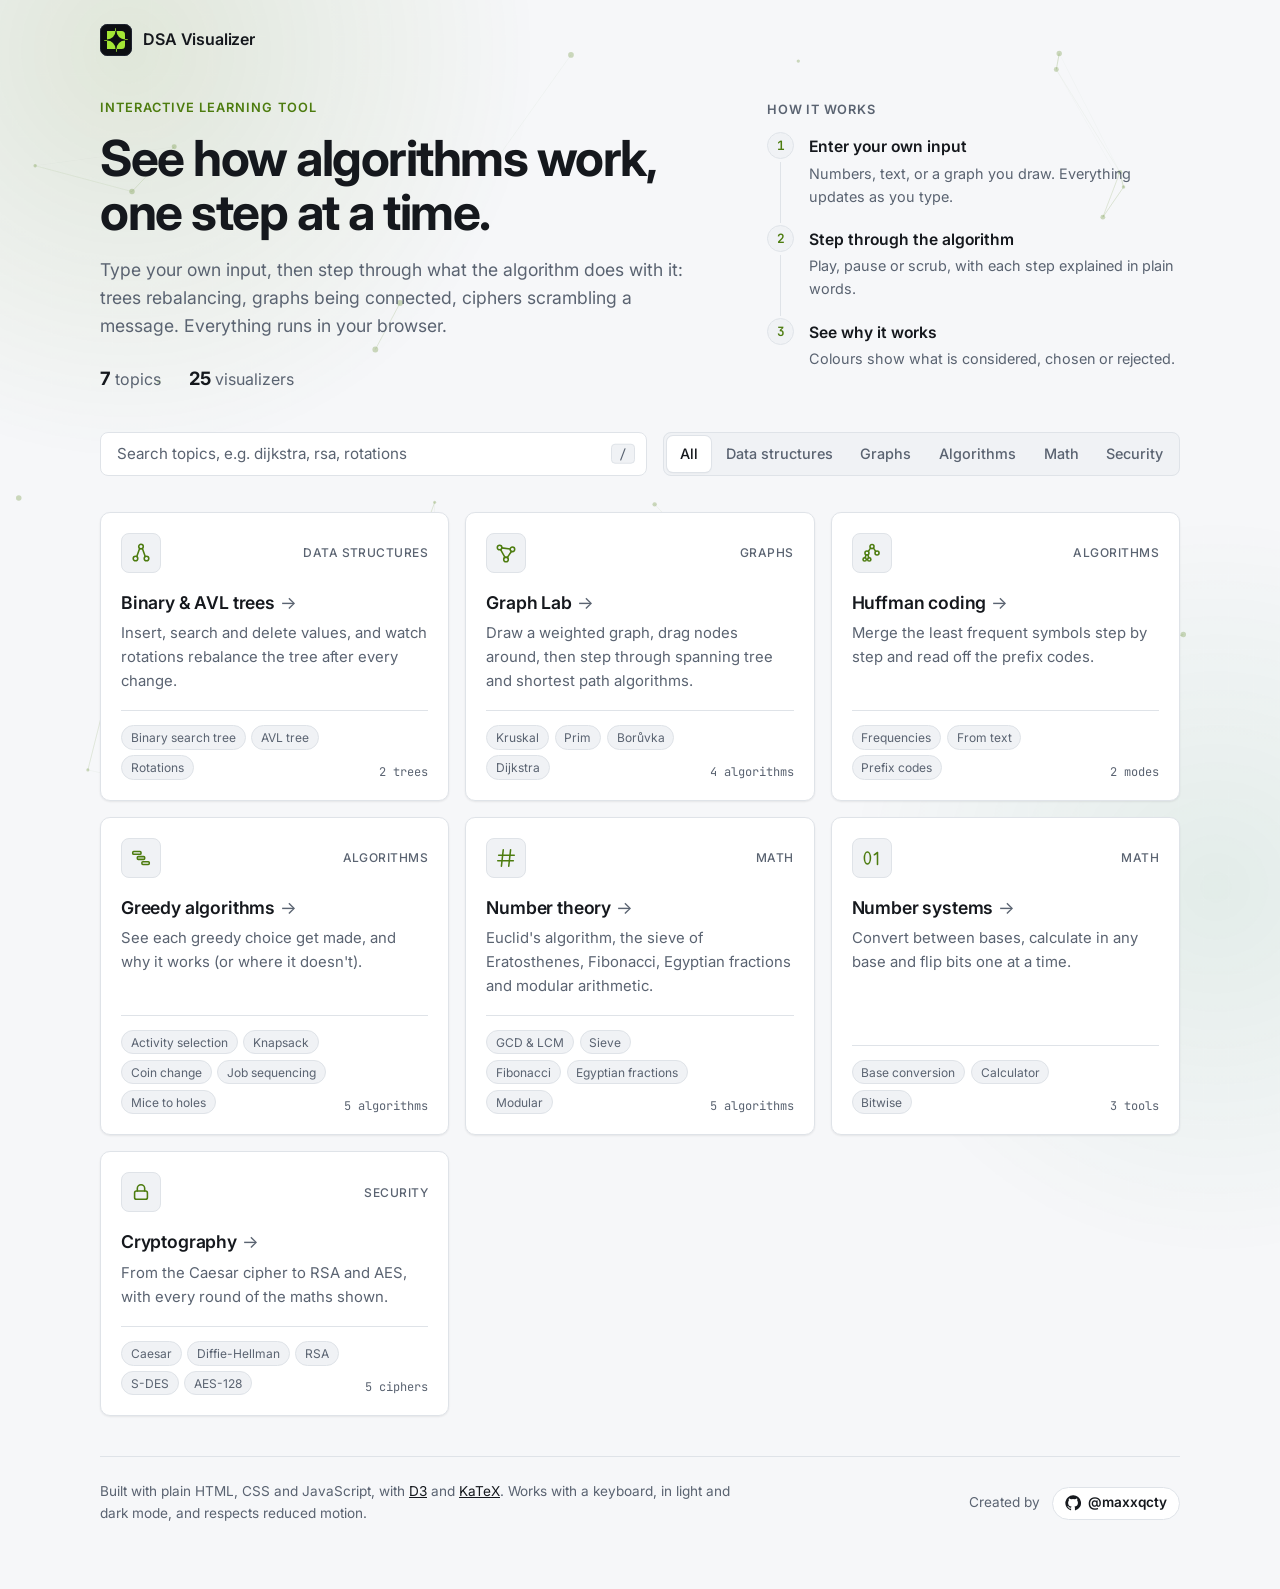
<file: index.html>
<!DOCTYPE html>
<html lang="en">
    <head>
        <meta charset="UTF-8" />
        <meta name="viewport" content="width=device-width, initial-scale=1" />
        <meta name="color-scheme" content="dark light" />
        <meta name="author" content="maxxqcty" />
        <meta
            name="description"
            content="Interactive visualizers for data structures and algorithms: trees, graphs, greedy algorithms, number theory, number systems and cryptography."
        />
        <link rel="icon" type="image/svg+xml" href="assets/favicon.svg" />
        <link rel="stylesheet" href="css/base.css" />
        <link rel="stylesheet" href="css/hub.css" />
        <title>DSA Visualizer</title>
    </head>

    <body>
        <canvas id="bg" aria-hidden="true"></canvas>
        <a class="skip-link" href="#topics">Skip to topics</a>

        <div class="container">
            <header class="site-bar">
                <img class="logo" src="assets/logo.svg" alt="" />
                <span class="site-name">DSA Visualizer</span>
            </header>

            <main class="hub">
                <section class="hero" aria-labelledby="heroTitle">
                    <div class="hero-text">
                    <p class="eyebrow">Interactive learning tool</p>
                    <h1 id="heroTitle">See how algorithms work, one step at a time.</h1>
                    <p class="lead">
                        Type your own input, then step through what the algorithm does with it: trees rebalancing,
                        graphs being connected, ciphers scrambling a message. Everything runs in your browser.
                    </p>
                    <ul class="stats" aria-label="At a glance">
                        <li><strong>7</strong> topics</li>
                        <li><strong>25</strong> visualizers</li>
                    </ul>
                    </div>
                    <aside class="how" aria-labelledby="howTitle">
                        <h2 class="section-title" id="howTitle">How it works</h2>
                        <ol class="steps">
                            <li>
                                <span class="step-num">1</span>
                                <div>
                                    <h3>Enter your own input</h3>
                                    <p>Numbers, text, or a graph you draw. Everything updates as you type.</p>
                                </div>
                            </li>
                            <li>
                                <span class="step-num">2</span>
                                <div>
                                    <h3>Step through the algorithm</h3>
                                    <p>Play, pause or scrub, with each step explained in plain words.</p>
                                </div>
                            </li>
                            <li>
                                <span class="step-num">3</span>
                                <div>
                                    <h3>See why it works</h3>
                                    <p>Colours show what is considered, chosen or rejected.</p>
                                </div>
                            </li>
                        </ol>
                    </aside>
                </section>

                <section class="finder" aria-label="Find a topic">
                    <div class="search">
                        <label class="sr-only" for="search">Search topics</label>
                        <input id="search" type="search" placeholder="Search topics, e.g. dijkstra, rsa, rotations" autocomplete="off" />
                        <kbd class="search-key" aria-hidden="true">/</kbd>
                    </div>
                    <fieldset class="modes filters">
                        <legend class="sr-only">Filter by category</legend>
                        <label class="mode"><input type="radio" name="category" value="" checked /><span>All</span></label>
                        <label class="mode"><input type="radio" name="category" value="Data structures" /><span>Data structures</span></label>
                        <label class="mode"><input type="radio" name="category" value="Graphs" /><span>Graphs</span></label>
                        <label class="mode"><input type="radio" name="category" value="Algorithms" /><span>Algorithms</span></label>
                        <label class="mode"><input type="radio" name="category" value="Math" /><span>Math</span></label>
                        <label class="mode"><input type="radio" name="category" value="Security" /><span>Security</span></label>
                    </fieldset>
                </section>

                <p class="sr-only" id="resultCount" role="status"></p>

                <ul class="cards" id="topics">
                <li class="card" data-category="Data structures">
                    <a class="card-link" href="trees/index.html">
                        <span class="card-head">
                            <span class="card-icon" aria-hidden="true"><svg viewBox="0 0 24 24"><circle cx="12" cy="5" r="2.5"/><circle cx="6" cy="18" r="2.5"/><circle cx="18" cy="18" r="2.5"/><path d="M10.5 7.2l-3 8.3M13.5 7.2l3 8.3"/></svg></span>
                            <span class="card-cat">Data structures</span>
                        </span>
                        <span class="card-body">
                            <span class="card-title">Binary &amp; AVL trees</span>
                            <span class="card-text">Insert, search and delete values, and watch rotations rebalance the tree after every change.</span>
                        </span>
                        <span class="card-foot">
                            <ul class="chips" aria-label="Includes">
                                <li>Binary search tree</li>
                                <li>AVL tree</li>
                                <li>Rotations</li>
                            </ul>
                            <span class="card-count">2 trees</span>
                        </span>
                    </a>
                </li>
                <li class="card" data-category="Graphs">
                    <a class="card-link" href="mst/index.html">
                        <span class="card-head">
                            <span class="card-icon" aria-hidden="true"><svg viewBox="0 0 24 24"><circle cx="5" cy="6" r="2.5"/><circle cx="19" cy="8" r="2.5"/><circle cx="12" cy="19" r="2.5"/><path d="M7.4 6.4l9.2 1.2M6.1 8.3l4.8 8.6M17.9 10.3l-4.6 6.8"/></svg></span>
                            <span class="card-cat">Graphs</span>
                        </span>
                        <span class="card-body">
                            <span class="card-title">Graph Lab</span>
                            <span class="card-text">Draw a weighted graph, drag nodes around, then step through spanning tree and shortest path algorithms.</span>
                        </span>
                        <span class="card-foot">
                            <ul class="chips" aria-label="Includes">
                                <li>Kruskal</li>
                                <li>Prim</li>
                                <li>Borůvka</li>
                                <li>Dijkstra</li>
                            </ul>
                            <span class="card-count">4 algorithms</span>
                        </span>
                    </a>
                </li>
                <li class="card" data-category="Algorithms">
                    <a class="card-link" href="huffman/index.html">
                        <span class="card-head">
                            <span class="card-icon" aria-hidden="true"><svg viewBox="0 0 24 24"><circle cx="12" cy="5" r="2.2"/><circle cx="6.5" cy="12" r="2.2"/><circle cx="17.5" cy="12" r="2.2"/><circle cx="4" cy="19" r="1.8"/><circle cx="9" cy="19" r="1.8"/><path d="M10.4 6.7L8 10.2M13.6 6.7l2.4 3.5M5.5 14l-1 3.2M7.5 14l1 3.2"/></svg></span>
                            <span class="card-cat">Algorithms</span>
                        </span>
                        <span class="card-body">
                            <span class="card-title">Huffman coding</span>
                            <span class="card-text">Merge the least frequent symbols step by step and read off the prefix codes.</span>
                        </span>
                        <span class="card-foot">
                            <ul class="chips" aria-label="Includes">
                                <li>Frequencies</li>
                                <li>From text</li>
                                <li>Prefix codes</li>
                            </ul>
                            <span class="card-count">2 modes</span>
                        </span>
                    </a>
                </li>
                <li class="card" data-category="Algorithms">
                    <a class="card-link" href="greedy/index.html">
                        <span class="card-head">
                            <span class="card-icon" aria-hidden="true"><svg viewBox="0 0 24 24"><rect x="3" y="5" width="9" height="3" rx="1"/><rect x="8" y="10.5" width="8" height="3" rx="1"/><rect x="13" y="16" width="8" height="3" rx="1"/></svg></span>
                            <span class="card-cat">Algorithms</span>
                        </span>
                        <span class="card-body">
                            <span class="card-title">Greedy algorithms</span>
                            <span class="card-text">See each greedy choice get made, and why it works (or where it doesn't).</span>
                        </span>
                        <span class="card-foot">
                            <ul class="chips" aria-label="Includes">
                                <li>Activity selection</li>
                                <li>Knapsack</li>
                                <li>Coin change</li>
                                <li>Job sequencing</li>
                                <li>Mice to holes</li>
                            </ul>
                            <span class="card-count">5 algorithms</span>
                        </span>
                    </a>
                </li>
                <li class="card" data-category="Math">
                    <a class="card-link" href="number-theory/index.html">
                        <span class="card-head">
                            <span class="card-icon" aria-hidden="true"><svg viewBox="0 0 24 24"><path d="M9 3L7 21M17 3l-2 18M4 9h17M3 15h17"/></svg></span>
                            <span class="card-cat">Math</span>
                        </span>
                        <span class="card-body">
                            <span class="card-title">Number theory</span>
                            <span class="card-text">Euclid's algorithm, the sieve of Eratosthenes, Fibonacci, Egyptian fractions and modular arithmetic.</span>
                        </span>
                        <span class="card-foot">
                            <ul class="chips" aria-label="Includes">
                                <li>GCD &amp; LCM</li>
                                <li>Sieve</li>
                                <li>Fibonacci</li>
                                <li>Egyptian fractions</li>
                                <li>Modular</li>
                            </ul>
                            <span class="card-count">5 algorithms</span>
                        </span>
                    </a>
                </li>
                <li class="card" data-category="Math">
                    <a class="card-link" href="number-systems/index.html">
                        <span class="card-head">
                            <span class="card-icon" aria-hidden="true"><svg viewBox="0 0 24 24"><ellipse cx="7" cy="12" rx="3.3" ry="6.5"/><path d="M14.5 8.5L18 6v13"/></svg></span>
                            <span class="card-cat">Math</span>
                        </span>
                        <span class="card-body">
                            <span class="card-title">Number systems</span>
                            <span class="card-text">Convert between bases, calculate in any base and flip bits one at a time.</span>
                        </span>
                        <span class="card-foot">
                            <ul class="chips" aria-label="Includes">
                                <li>Base conversion</li>
                                <li>Calculator</li>
                                <li>Bitwise</li>
                            </ul>
                            <span class="card-count">3 tools</span>
                        </span>
                    </a>
                </li>
                <li class="card" data-category="Security">
                    <a class="card-link" href="cryptography/index.html">
                        <span class="card-head">
                            <span class="card-icon" aria-hidden="true"><svg viewBox="0 0 24 24"><rect x="5" y="11" width="14" height="9" rx="2"/><path d="M8 11V8a4 4 0 018 0v3"/></svg></span>
                            <span class="card-cat">Security</span>
                        </span>
                        <span class="card-body">
                            <span class="card-title">Cryptography</span>
                            <span class="card-text">From the Caesar cipher to RSA and AES, with every round of the maths shown.</span>
                        </span>
                        <span class="card-foot">
                            <ul class="chips" aria-label="Includes">
                                <li>Caesar</li>
                                <li>Diffie-Hellman</li>
                                <li>RSA</li>
                                <li>S-DES</li>
                                <li>AES-128</li>
                            </ul>
                            <span class="card-count">5 ciphers</span>
                        </span>
                    </a>
                </li>
                </ul>

                <p class="no-match" id="noMatch" hidden>No topics match that search. Try a different word or clear the filter.</p>
            </main>

            <footer class="site-footer">
                <p class="footer-note">
                    Built with plain HTML, CSS and JavaScript, with <a href="https://d3js.org/">D3</a> and
                    <a href="https://katex.org/">KaTeX</a>. Works with a keyboard, in light and dark mode, and respects reduced motion.
                </p>
                <p class="creator">
                    <span class="creator-label">Created by</span>
                    <a class="creator-link" href="https://github.com/maxxqcty" rel="author noopener" target="_blank">
                        <svg viewBox="0 0 24 24" aria-hidden="true">
                            <path d="M12 .5a11.5 11.5 0 0 0-3.64 22.41c.58.1.79-.25.79-.56v-2c-3.2.7-3.88-1.37-3.88-1.37-.52-1.33-1.28-1.69-1.28-1.69-1.05-.71.08-.7.08-.7 1.16.08 1.77 1.19 1.77 1.19 1.03 1.77 2.7 1.26 3.36.96.1-.75.4-1.26.73-1.55-2.55-.29-5.24-1.28-5.24-5.69 0-1.26.45-2.28 1.18-3.09-.12-.29-.51-1.46.11-3.05 0 0 .97-.31 3.17 1.18a11 11 0 0 1 5.78 0c2.2-1.49 3.17-1.18 3.17-1.18.63 1.59.23 2.76.11 3.05.74.81 1.18 1.83 1.18 3.09 0 4.42-2.7 5.4-5.27 5.68.41.36.78 1.06.78 2.14v3.17c0 .31.21.67.8.56A11.5 11.5 0 0 0 12 .5z" />
                        </svg>
                        <span>@maxxqcty</span>
                        <span class="sr-only">on GitHub (opens in a new tab)</span>
                    </a>
                </p>
            </footer>
        </div>

        <script src="src/shared/background.js"></script>
        <script src="src/hub/main.js"></script>
    </body>
</html>
</file>
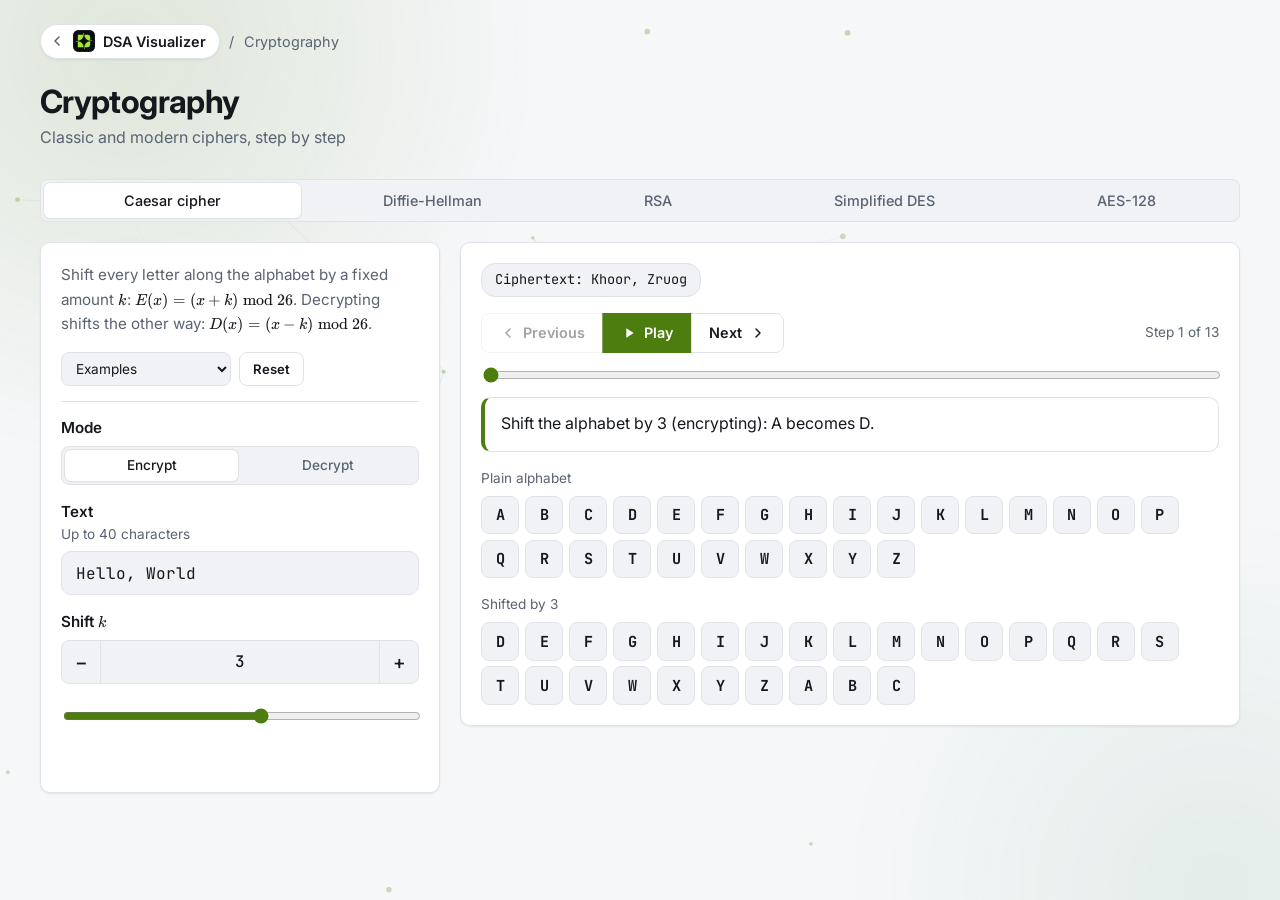
<file: cryptography/index.html>
<!DOCTYPE html>
<html lang="en">
    <head>
        <meta charset="UTF-8" />
        <meta name="viewport" content="width=device-width, initial-scale=1" />
        <meta name="color-scheme" content="dark light" />
        <meta name="description" content="Classic and modern ciphers, step by step" />
        <link rel="icon" type="image/svg+xml" href="../assets/favicon.svg" />
        <link rel="stylesheet" href="../css/base.css" />
        <link rel="stylesheet" href="../vendor/katex/katex.min.css" />
        <link rel="stylesheet" href="../css/lab.css" />
        <title>Cryptography</title>
    </head>

    <body>
        <canvas id="bg" aria-hidden="true"></canvas>
        <a class="skip-link" href="#lab">Skip to visualizer</a>

        <main class="container">
            <nav class="crumbs" aria-label="Breadcrumb">
                <a class="crumb-home" href="../index.html">
                    <svg class="crumb-arrow" viewBox="0 0 24 24" aria-hidden="true"><path d="M15 6l-6 6 6 6" /></svg>
                    <img class="crumb-logo" src="../assets/logo.svg" alt="" />
                    <span>DSA Visualizer</span>
                </a>
                <span class="crumb-sep" aria-hidden="true">/</span>
                <span class="crumb-current" aria-current="page">Cryptography</span>
            </nav>
            <header class="header">
                <h1>Cryptography</h1>
                <p>Classic and modern ciphers, step by step</p>
            </header>

            <div class="lab-root" id="lab"></div>
        </main>

        <script src="../vendor/katex/katex.min.js"></script>
        <script src="../src/shared/math.js"></script>
        <script src="../src/shared/lab.js"></script>
        <script src="../src/shared/player.js"></script>
        <script src="../src/shared/inputs.js"></script>
        <script src="../src/crypto/aes.js"></script>
        <script src="../src/crypto/sdes.js"></script>
        <script src="../src/crypto/algorithms.js"></script>
        <script src="../src/shared/background.js"></script>
    </body>
</html>
</file>
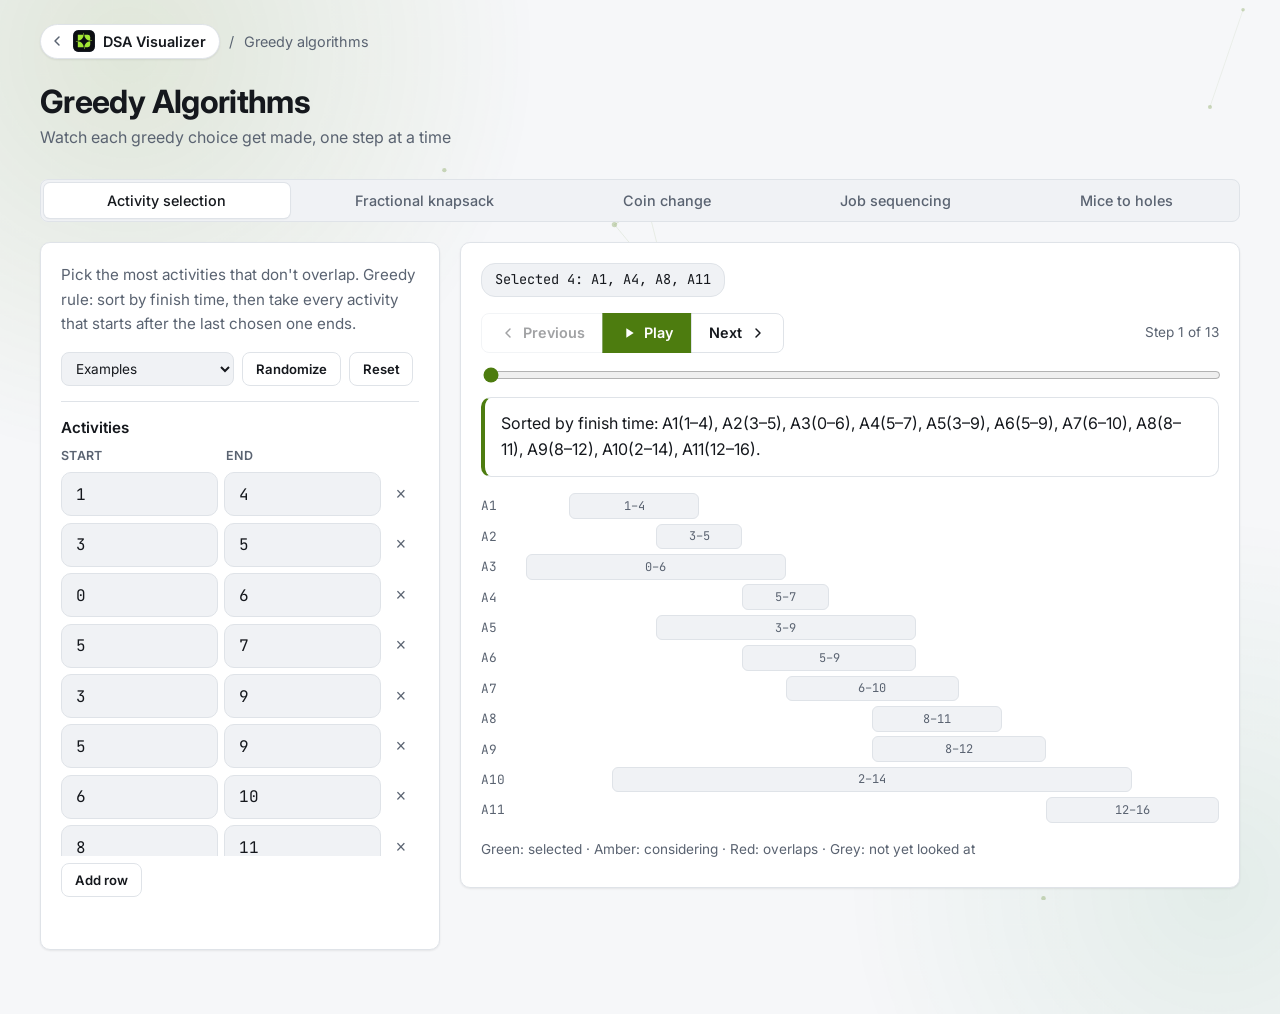
<file: greedy/index.html>
<!DOCTYPE html>
<html lang="en">
    <head>
        <meta charset="UTF-8" />
        <meta name="viewport" content="width=device-width, initial-scale=1" />
        <meta name="color-scheme" content="dark light" />
        <meta name="description" content="Watch each greedy choice get made, one step at a time" />
        <link rel="icon" type="image/svg+xml" href="../assets/favicon.svg" />
        <link rel="stylesheet" href="../css/base.css" />
        <link rel="stylesheet" href="../vendor/katex/katex.min.css" />
        <link rel="stylesheet" href="../css/lab.css" />
        <title>Greedy Algorithms</title>
    </head>

    <body>
        <canvas id="bg" aria-hidden="true"></canvas>
        <a class="skip-link" href="#lab">Skip to visualizer</a>

        <main class="container">
            <nav class="crumbs" aria-label="Breadcrumb">
                <a class="crumb-home" href="../index.html">
                    <svg class="crumb-arrow" viewBox="0 0 24 24" aria-hidden="true"><path d="M15 6l-6 6 6 6" /></svg>
                    <img class="crumb-logo" src="../assets/logo.svg" alt="" />
                    <span>DSA Visualizer</span>
                </a>
                <span class="crumb-sep" aria-hidden="true">/</span>
                <span class="crumb-current" aria-current="page">Greedy algorithms</span>
            </nav>
            <header class="header">
                <h1>Greedy Algorithms</h1>
                <p>Watch each greedy choice get made, one step at a time</p>
            </header>

            <div class="lab-root" id="lab"></div>
        </main>

        <script src="../vendor/katex/katex.min.js"></script>
        <script src="../src/shared/math.js"></script>
        <script src="../src/shared/lab.js"></script>
        <script src="../src/shared/player.js"></script>
        <script src="../src/shared/inputs.js"></script>
        <script src="../src/greedy/algorithms.js"></script>
        <script src="../src/shared/background.js"></script>
    </body>
</html>
</file>
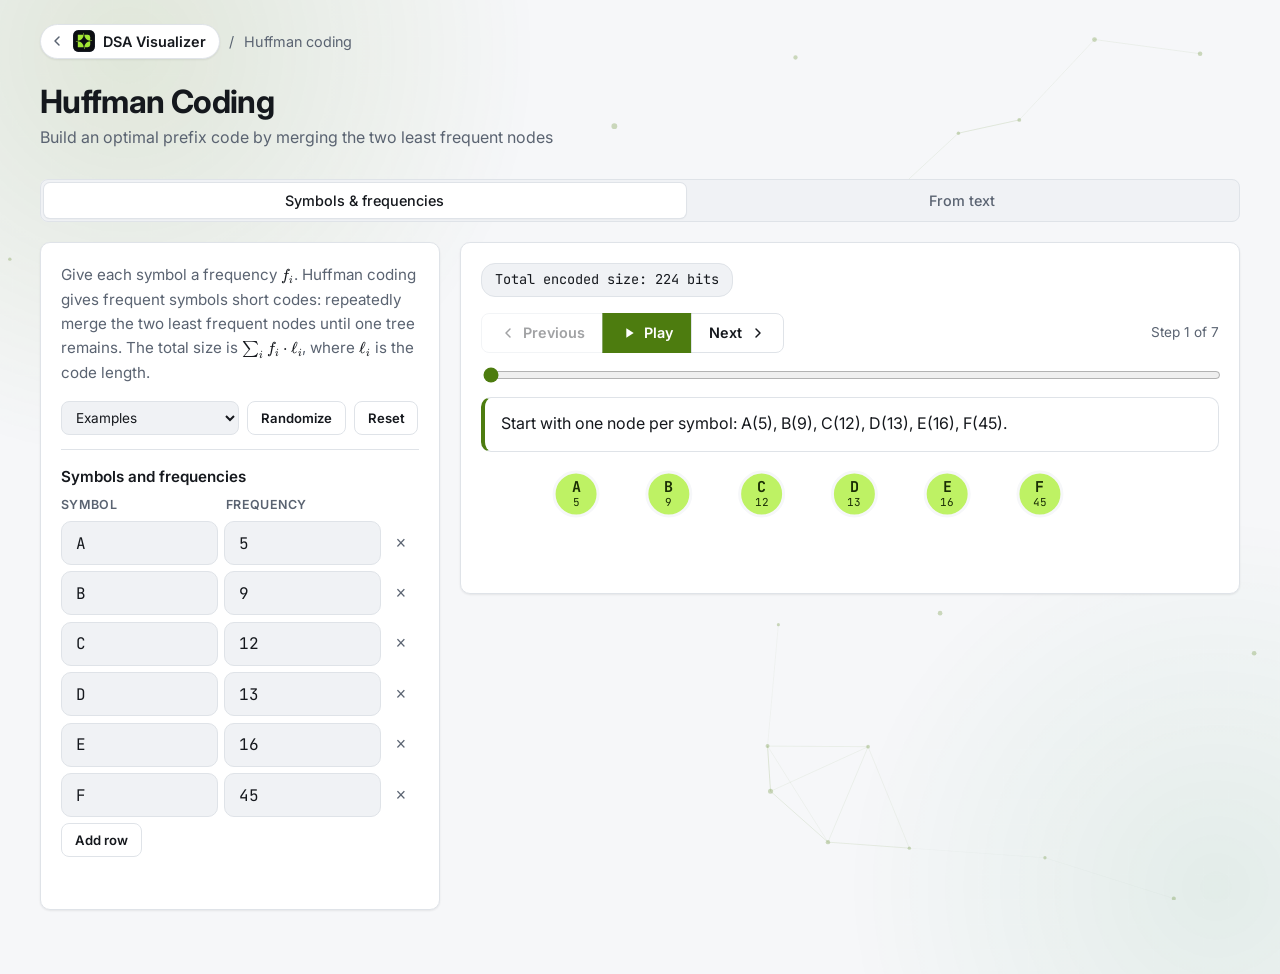
<file: huffman/index.html>
<!DOCTYPE html>
<html lang="en">
    <head>
        <meta charset="UTF-8" />
        <meta name="viewport" content="width=device-width, initial-scale=1" />
        <meta name="color-scheme" content="dark light" />
        <meta name="description" content="Build an optimal prefix code by merging the two least frequent nodes" />
        <link rel="icon" type="image/svg+xml" href="../assets/favicon.svg" />
        <link rel="stylesheet" href="../css/base.css" />
        <link rel="stylesheet" href="../vendor/katex/katex.min.css" />
        <link rel="stylesheet" href="../css/lab.css" />
        <title>Huffman Coding</title>
    </head>

    <body>
        <canvas id="bg" aria-hidden="true"></canvas>
        <a class="skip-link" href="#lab">Skip to visualizer</a>

        <main class="container">
            <nav class="crumbs" aria-label="Breadcrumb">
                <a class="crumb-home" href="../index.html">
                    <svg class="crumb-arrow" viewBox="0 0 24 24" aria-hidden="true"><path d="M15 6l-6 6 6 6" /></svg>
                    <img class="crumb-logo" src="../assets/logo.svg" alt="" />
                    <span>DSA Visualizer</span>
                </a>
                <span class="crumb-sep" aria-hidden="true">/</span>
                <span class="crumb-current" aria-current="page">Huffman coding</span>
            </nav>
            <header class="header">
                <h1>Huffman Coding</h1>
                <p>Build an optimal prefix code by merging the two least frequent nodes</p>
            </header>

            <div class="lab-root" id="lab"></div>
        </main>

        <script src="../vendor/katex/katex.min.js"></script>
        <script src="../src/shared/math.js"></script>
        <script src="../src/shared/lab.js"></script>
        <script src="../src/shared/player.js"></script>
        <script src="../src/shared/inputs.js"></script>
        <script src="../src/huffman/algorithms.js"></script>
        <script src="../src/shared/background.js"></script>
    </body>
</html>
</file>
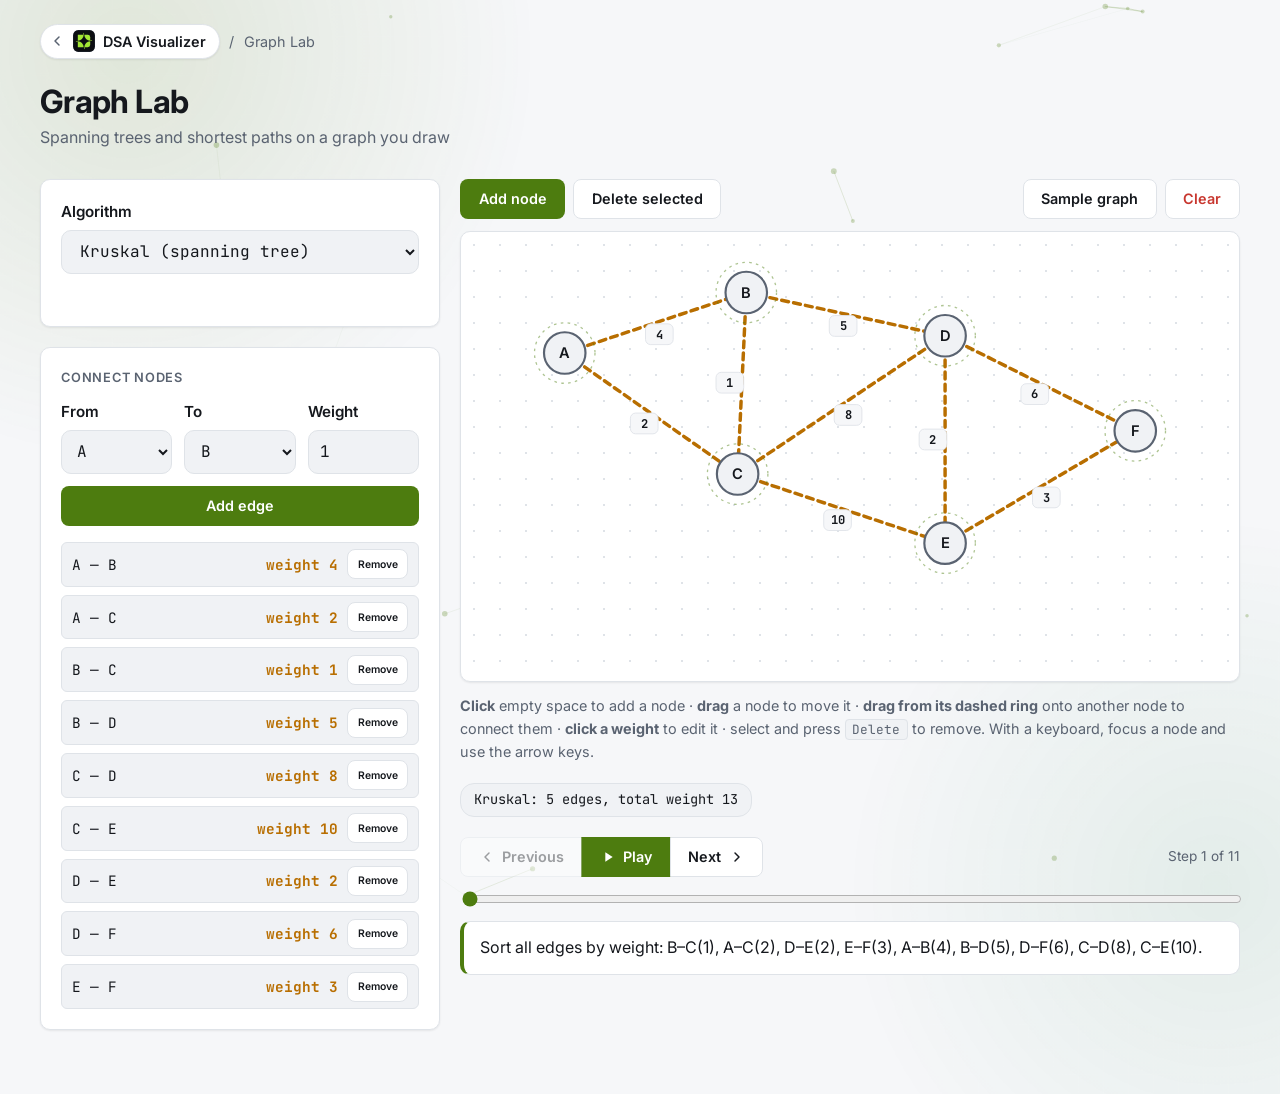
<file: mst/index.html>
<!DOCTYPE html>
<html lang="en">
    <head>
        <meta charset="UTF-8" />
        <meta name="viewport" content="width=device-width, initial-scale=1" />
        <meta name="color-scheme" content="dark light" />
        <meta name="description" content="Draw a weighted graph, then watch Kruskal, Prim, Borůvka or Dijkstra work on it step by step." />
        <link rel="icon" type="image/svg+xml" href="../assets/favicon.svg" />
        <link rel="stylesheet" href="../css/base.css" />
        <link rel="stylesheet" href="../vendor/katex/katex.min.css" />
        <link rel="stylesheet" href="../css/lab.css" />
        <link rel="stylesheet" href="../css/graph.css" />
        <title>Spanning Trees &amp; Shortest Paths</title>
    </head>

    <body>
        <canvas id="bg" aria-hidden="true"></canvas>
        <a class="skip-link" href="#board">Skip to the graph board</a>

        <main class="container">
            <nav class="crumbs" aria-label="Breadcrumb">
                <a class="crumb-home" href="../index.html">
                    <svg class="crumb-arrow" viewBox="0 0 24 24" aria-hidden="true"><path d="M15 6l-6 6 6 6" /></svg>
                    <img class="crumb-logo" src="../assets/logo.svg" alt="" />
                    <span>DSA Visualizer</span>
                </a>
                <span class="crumb-sep" aria-hidden="true">/</span>
                <span class="crumb-current" aria-current="page">Graph Lab</span>
            </nav>
            <header class="header">
                <h1>Graph Lab</h1>
                <p>Spanning trees and shortest paths on a graph you draw</p>
            </header>

            <div class="split">
                <div class="split-side">
                    <section class="panel" aria-label="Controls">
                        <div class="graph-toolbar">
                            <div class="lab-field">
                                <label for="algorithm">Algorithm</label>
                                <select id="algorithm">
                                    <option value="kruskal">Kruskal (spanning tree)</option>
                                    <option value="prim">Prim (spanning tree)</option>
                                    <option value="boruvka">Borůvka (spanning tree)</option>
                                    <option value="dijkstra">Dijkstra (shortest paths)</option>
                                </select>
                            </div>
                            <div class="lab-field" id="sourceField" hidden>
                                <label for="source">Start node</label>
                                <select id="source"></select>
                            </div>
                        </div>
                        <p class="error-message" id="error" aria-live="polite"></p>
                    </section>

                    <section class="panel" aria-label="Edges">
                        <h2 class="section-title">Connect nodes</h2>
                        <form class="connect-form" id="connectForm">
                            <div class="lab-field"><label for="edgeFrom">From</label><select id="edgeFrom"></select></div>
                            <div class="lab-field"><label for="edgeTo">To</label><select id="edgeTo"></select></div>
                            <div class="lab-field"><label for="edgeWeight">Weight</label><input id="edgeWeight" type="text" inputmode="numeric" value="1" autocomplete="off" /></div>
                            <button type="submit" class="btn">Add edge</button>
                        </form>
                        <ul class="edge-list" id="edgeList"></ul>
                    </section>
                </div>
                <div class="split-main">
                    <section class="board-wrap" aria-label="Graph board">
                        <div class="board-tools">
                            <div class="tool-group">
                                <button type="button" class="btn" id="addNode">Add node</button>
                                <button type="button" class="btn btn-secondary" id="deleteSelected">Delete selected</button>
                            </div>
                            <div class="tool-group">
                                <button type="button" class="btn btn-secondary" id="loadSample">Sample graph</button>
                                <button type="button" class="btn btn-secondary btn-danger" id="clearGraph">Clear</button>
                            </div>
                        </div>
                        <div class="board hud" id="board">
                            <svg id="graph" class="graph-svg" role="group" aria-label="Graph board. Click empty space to add a node."></svg>
                        </div>
                        <p class="board-hint">
                            <strong>Click</strong> empty space to add a node · <strong>drag</strong> a node to move it ·
                            <strong>drag from its dashed ring</strong> onto another node to connect them · <strong>click a weight</strong> to edit it ·
                            select and press <kbd>Delete</kbd> to remove. With a keyboard, focus a node and use the arrow keys.
                        </p>
                        <p class="sr-only" id="message" role="status"></p>
                    </section>

                    <div class="readouts"><p class="readout lab-result" id="result" role="status" hidden></p></div>
                    <div id="playerHost" class="player-host"></div>
                    <div id="tableHost" class="table-host"></div>

                </div>
            </div>
        </main>

        <script src="../vendor/katex/katex.min.js"></script>
        <script src="../src/shared/math.js"></script>
        <script src="../src/shared/lab.js"></script>
        <script src="../src/shared/player.js"></script>
        <script src="../src/graph/algorithms.js"></script>
        <script src="../src/graph/editor.js"></script>
        <script src="../src/graph/main.js"></script>
        <script src="../src/shared/background.js"></script>
    </body>
</html>
</file>
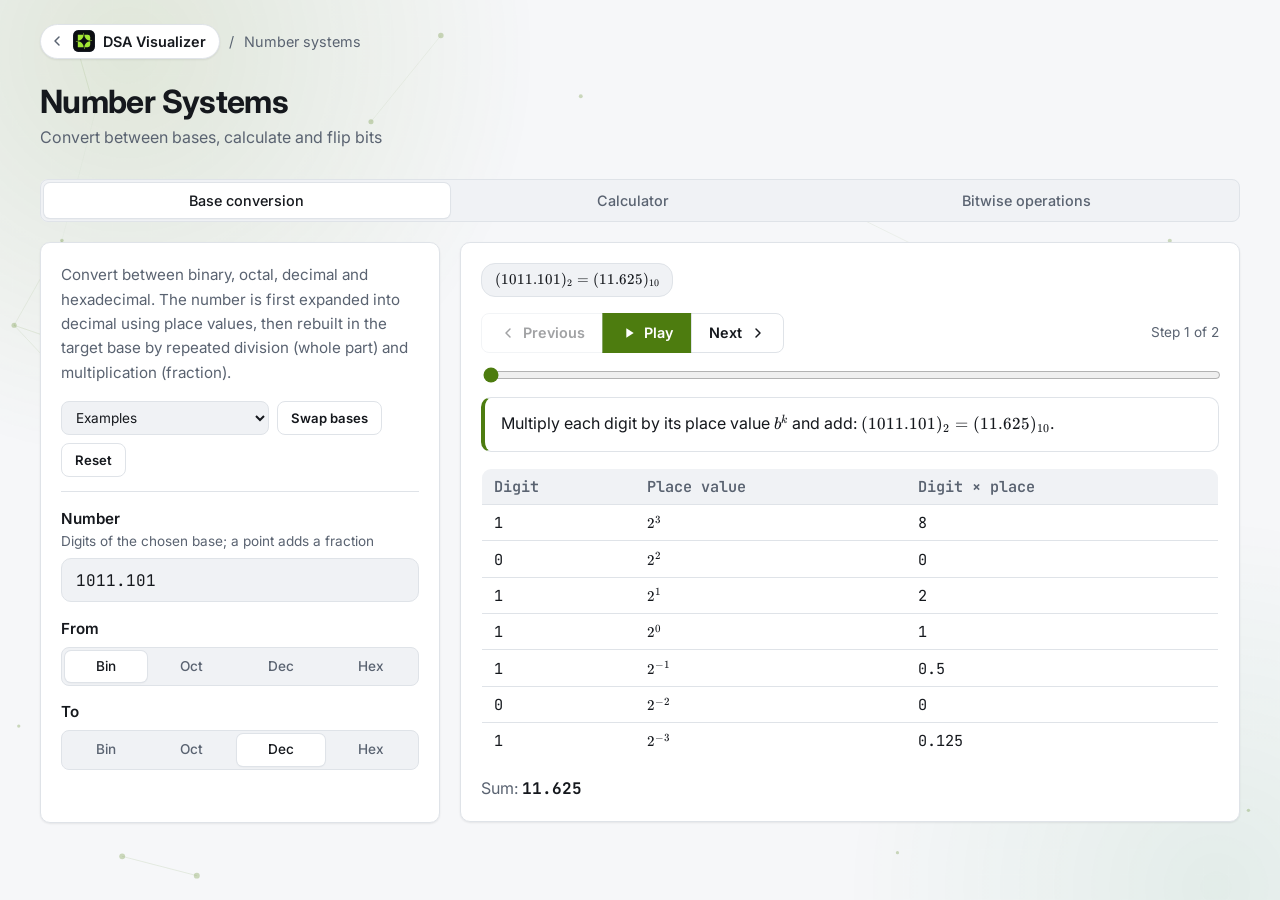
<file: number-systems/index.html>
<!DOCTYPE html>
<html lang="en">
    <head>
        <meta charset="UTF-8" />
        <meta name="viewport" content="width=device-width, initial-scale=1" />
        <meta name="color-scheme" content="dark light" />
        <meta name="description" content="Convert between bases, calculate and flip bits" />
        <link rel="icon" type="image/svg+xml" href="../assets/favicon.svg" />
        <link rel="stylesheet" href="../css/base.css" />
        <link rel="stylesheet" href="../vendor/katex/katex.min.css" />
        <link rel="stylesheet" href="../css/lab.css" />
        <title>Number Systems</title>
    </head>

    <body>
        <canvas id="bg" aria-hidden="true"></canvas>
        <a class="skip-link" href="#lab">Skip to visualizer</a>

        <main class="container">
            <nav class="crumbs" aria-label="Breadcrumb">
                <a class="crumb-home" href="../index.html">
                    <svg class="crumb-arrow" viewBox="0 0 24 24" aria-hidden="true"><path d="M15 6l-6 6 6 6" /></svg>
                    <img class="crumb-logo" src="../assets/logo.svg" alt="" />
                    <span>DSA Visualizer</span>
                </a>
                <span class="crumb-sep" aria-hidden="true">/</span>
                <span class="crumb-current" aria-current="page">Number systems</span>
            </nav>
            <header class="header">
                <h1>Number Systems</h1>
                <p>Convert between bases, calculate and flip bits</p>
            </header>

            <div class="lab-root" id="lab"></div>
        </main>

        <script src="../vendor/katex/katex.min.js"></script>
        <script src="../src/shared/math.js"></script>
        <script src="../src/shared/lab.js"></script>
        <script src="../src/shared/player.js"></script>
        <script src="../src/shared/inputs.js"></script>
        <script src="../src/number-systems/algorithms.js"></script>
        <script src="../src/shared/background.js"></script>
    </body>
</html>
</file>
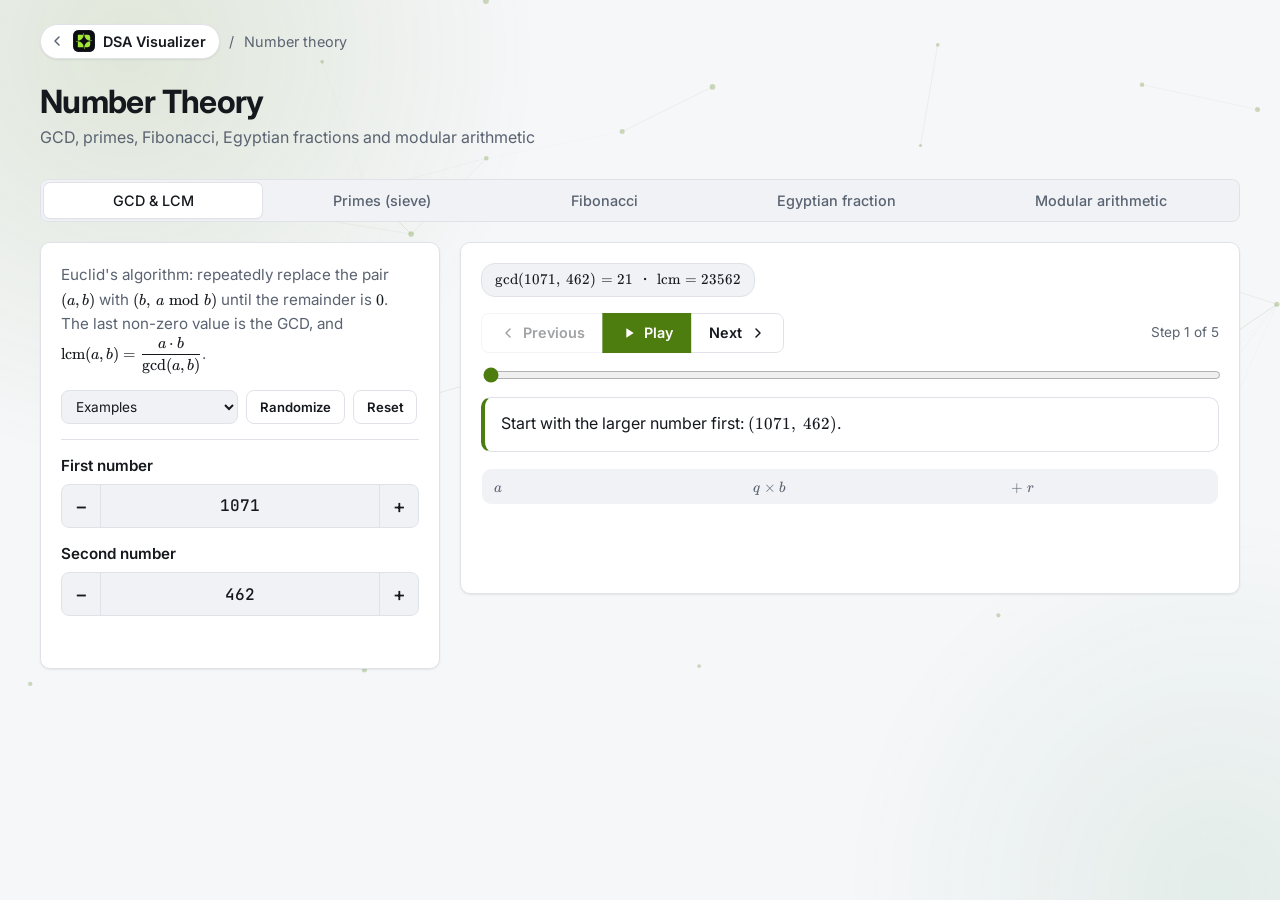
<file: number-theory/index.html>
<!DOCTYPE html>
<html lang="en">
    <head>
        <meta charset="UTF-8" />
        <meta name="viewport" content="width=device-width, initial-scale=1" />
        <meta name="color-scheme" content="dark light" />
        <meta name="description" content="GCD, primes, Fibonacci, Egyptian fractions and modular arithmetic" />
        <link rel="icon" type="image/svg+xml" href="../assets/favicon.svg" />
        <link rel="stylesheet" href="../css/base.css" />
        <link rel="stylesheet" href="../vendor/katex/katex.min.css" />
        <link rel="stylesheet" href="../css/lab.css" />
        <title>Number Theory</title>
    </head>

    <body>
        <canvas id="bg" aria-hidden="true"></canvas>
        <a class="skip-link" href="#lab">Skip to visualizer</a>

        <main class="container">
            <nav class="crumbs" aria-label="Breadcrumb">
                <a class="crumb-home" href="../index.html">
                    <svg class="crumb-arrow" viewBox="0 0 24 24" aria-hidden="true"><path d="M15 6l-6 6 6 6" /></svg>
                    <img class="crumb-logo" src="../assets/logo.svg" alt="" />
                    <span>DSA Visualizer</span>
                </a>
                <span class="crumb-sep" aria-hidden="true">/</span>
                <span class="crumb-current" aria-current="page">Number theory</span>
            </nav>
            <header class="header">
                <h1>Number Theory</h1>
                <p>GCD, primes, Fibonacci, Egyptian fractions and modular arithmetic</p>
            </header>

            <div class="lab-root" id="lab"></div>
        </main>

        <script src="../vendor/katex/katex.min.js"></script>
        <script src="../src/shared/math.js"></script>
        <script src="../src/shared/lab.js"></script>
        <script src="../src/shared/player.js"></script>
        <script src="../src/shared/inputs.js"></script>
        <script src="../src/number-theory/algorithms.js"></script>
        <script src="../src/shared/background.js"></script>
    </body>
</html>
</file>
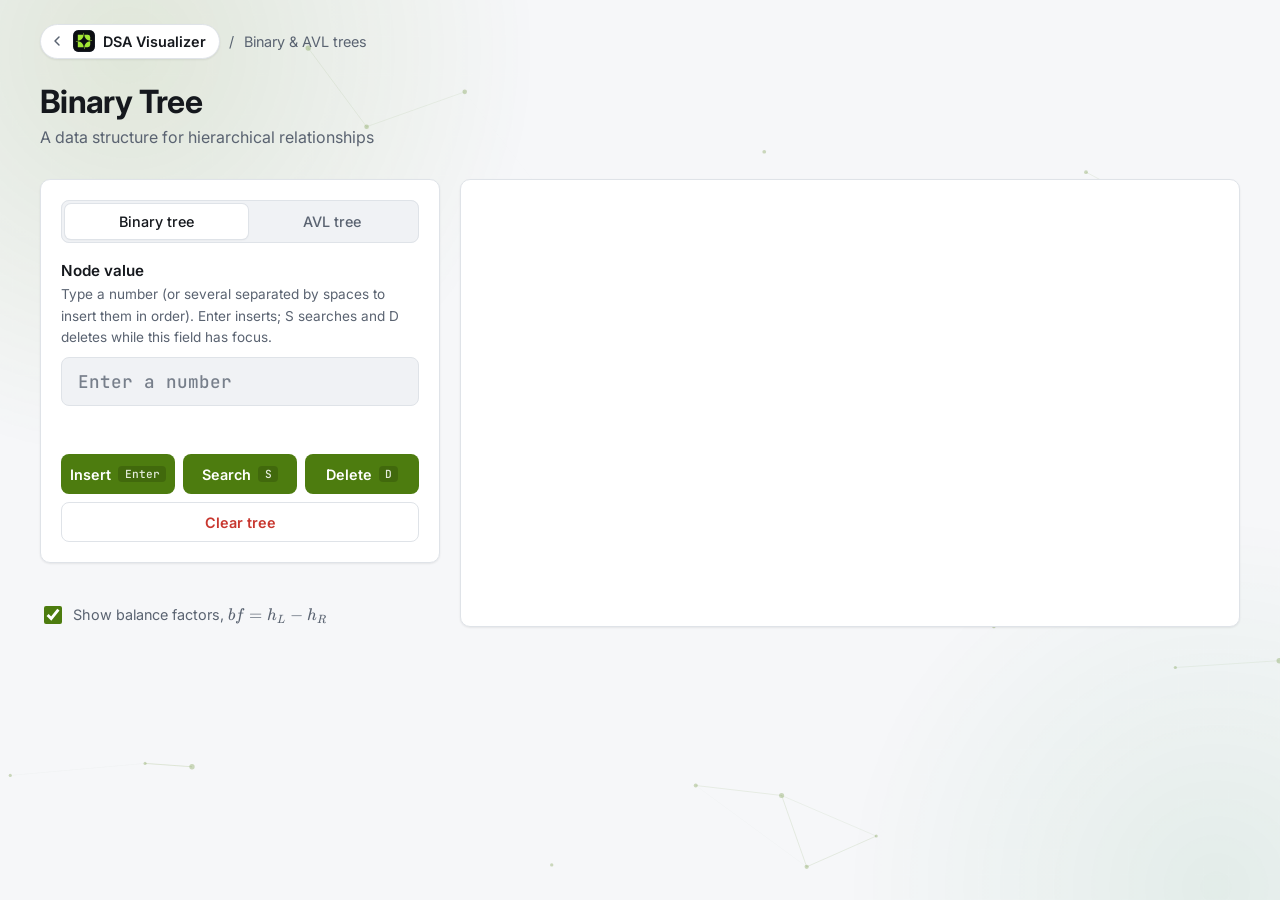
<file: trees/index.html>
<!DOCTYPE html>
<html lang="en">
    <head>
        <meta charset="UTF-8" />
        <meta name="viewport" content="width=device-width, initial-scale=1" />
        <meta name="color-scheme" content="dark light" />
        <meta
            name="description"
            content="Type numbers and watch a binary search tree get drawn, then find the path to any node."
        />
        <link rel="icon" type="image/svg+xml" href="../assets/favicon.svg" />
        <link rel="stylesheet" href="../css/base.css" />
        <link rel="stylesheet" href="../vendor/katex/katex.min.css" />
        <link rel="stylesheet" href="../css/trees.css" />
        <title>Binary Tree Generator</title>
    </head>

    <body>
        <canvas id="bg" aria-hidden="true"></canvas>
        <a class="skip-link" href="#tree">Skip to tree</a>

        <main class="container">
            <nav class="crumbs" aria-label="Breadcrumb">
                <a class="crumb-home" href="../index.html">
                    <svg class="crumb-arrow" viewBox="0 0 24 24" aria-hidden="true"><path d="M15 6l-6 6 6 6" /></svg>
                    <img class="crumb-logo" src="../assets/logo.svg" alt="" />
                    <span>DSA Visualizer</span>
                </a>
                <span class="crumb-sep" aria-hidden="true">/</span>
                <span class="crumb-current" aria-current="page">Binary &amp; AVL trees</span>
            </nav>
            <header class="header">
                <h1 id="title">Binary Tree</h1>
                <p id="subtitle">A data structure for hierarchical relationships</p>
            </header>

            <div class="split">
                <div class="split-side">
                    <section class="panel" aria-label="Controls">
                        <fieldset class="modes">
                            <legend class="sr-only">Tree type</legend>
                            <label class="mode">
                                <input type="radio" name="mode" value="bst" checked />
                                <span>Binary tree</span>
                            </label>
                            <label class="mode">
                                <input type="radio" name="mode" value="avl" />
                                <span>AVL tree</span>
                            </label>
                        </fieldset>

                        <label class="field-label" for="valueInput">
                            Node value
                            <span class="hint">
                                Type a number (or several separated by spaces to insert them in order).
                                Enter inserts; S searches and D deletes while this field has focus.
                            </span>
                        </label>
                        <input
                            id="valueInput"
                            class="value-input"
                            type="text"
                            inputmode="decimal"
                            autocomplete="off"
                            placeholder="Enter a number"
                        />
                        <p class="error-message" id="error" role="alert"></p>
                        <div class="action-grid">
                            <button type="button" class="btn" id="insertBtn" aria-keyshortcuts="Enter">Insert <kbd>Enter</kbd></button>
                            <button type="button" class="btn" id="searchBtn" aria-keyshortcuts="S">Search <kbd>S</kbd></button>
                            <button type="button" class="btn" id="deleteBtn" aria-keyshortcuts="D">Delete <kbd>D</kbd></button>
                            <button type="button" class="btn btn-secondary btn-danger" id="clearBtn">Clear tree</button>
                        </div>
                    </section>

                    <div class="readouts" role="status" aria-live="polite">
                        <p class="readout" id="pathDisplay"></p>
                        <p class="readout" id="treeDepthDisplay" hidden></p>
                </div>
                <p class="sr-only" id="status" role="status"></p>

                <label class="toggle">
                    <input type="checkbox" id="balanceToggle" checked />
                    <span data-math>Show balance factors, $bf = h_{L} - h_{R}$</span>
                </label>
                <section class="rotation-log" id="rotationLog" aria-labelledby="rotationHeading" hidden>
                    <h2 id="rotationHeading">Rotations</h2>
                    <ul id="rotationList"></ul>
                </section>
                </div>
                <div class="split-main">
                    <div class="graph hud" id="tree" tabindex="0" aria-label="Tree diagram"></div>
                </div>
            </div>
        </main>

        <script src="../vendor/d3.v3.js"></script>
        <script src="../vendor/katex/katex.min.js"></script>
        <script src="../src/shared/math.js"></script>
        <script src="../src/trees/tree.js"></script>
        <script src="../src/trees/avl.js"></script>
        <script src="../src/trees/tree-render.js"></script>
        <script src="../src/trees/tree-view.js"></script>
        <script src="../src/trees/main.js"></script>
        <script src="../src/shared/background.js"></script>
        <script>typesetPage();</script>
    </body>
</html>
</file>
<file: css/base.css>
@import url("https://fonts.googleapis.com/css2?family=Inter:wght@400;500;600;700&family=JetBrains+Mono:wght@400;500;700&display=swap");

/* ------------------------------------------------------------------------
   Design tokens. A calm, neutral interface with a single accent colour.
   ------------------------------------------------------------------------ */
:root {
    color-scheme: dark light;
    --font-display: "Inter", system-ui, -apple-system, "Segoe UI", Roboto, sans-serif;
    --font-body: "Inter", system-ui, -apple-system, "Segoe UI", Roboto, sans-serif;
    --font-mono: "JetBrains Mono", ui-monospace, SFMono-Regular, Consolas, monospace;

    --bg: #0c0e12;
    --bg-glow: #0c0e12;
    --surface: #13161b;
    --surface-2: #1a1e25;
    --border: #272c35;
    --text: #e9ebef;
    --muted: #8d95a3;
    --accent: #a3e635;
    --accent-2: #a3e635;
    --accent-ink: #1a2e05;
    --link: #4b5463;
    --node-internal: #a3e635;
    --node-internal-ink: #1a2e05;
    --node-leaf: #3f6212;
    --node-leaf-ink: #ecfccb;
    --node-ink: #ffffff;
    --found-path: #f2b84b;
    --found: #4ade80;
    --found-ink: #052e16;
    --danger: #f2726f;
    --focus: #d9f99d;
    --glow: 0 0 0 3px rgba(163, 230, 53, 0.25);
    --radius: 10px;
    --shadow: 0 1px 2px rgba(0, 0, 0, 0.35);
}

@media (prefers-color-scheme: light) {
    :root {
        --bg: #f6f7f9;
        --bg-glow: #f6f7f9;
        --surface: #ffffff;
        --surface-2: #f0f2f5;
        --border: #dfe3e8;
        --text: #15181d;
        --muted: #5a6371;
        --accent: #4d7c0f;
        --accent-2: #4d7c0f;
        --accent-ink: #ffffff;
        --link: #aab3c0;
        --node-internal: #4d7c0f;
        --node-internal-ink: #ffffff;
        --node-leaf: #bef264;
        --node-leaf-ink: #1a2e05;
        --found-path: #b86e00;
        --found: #15803d;
        --found-ink: #ffffff;
        --danger: #c8372f;
        --focus: #3f6212;
        --glow: 0 0 0 3px rgba(77, 124, 15, 0.22);
        --shadow: 0 1px 2px rgba(20, 24, 29, 0.08);
    }
}

*,
*::before,
*::after {
    box-sizing: border-box;
}

body {
    margin: 0;
    min-height: 100vh;
    background: var(--bg);
    color: var(--text);
    font-family: var(--font-body);
    font-size: 1rem;
    line-height: 1.6;
    -webkit-font-smoothing: antialiased;
}

/* Two large soft glows drift slowly behind everything */
body::before,
body::after {
    content: "";
    position: fixed;
    z-index: -2;
    border-radius: 50%;
    pointer-events: none;
    will-change: transform;
}

body::before {
    top: -28vmax;
    left: -22vmax;
    width: 64vmax;
    height: 64vmax;
    background: radial-gradient(closest-side, color-mix(in srgb, var(--accent) 13%, transparent), transparent);
    animation: drift-a 40s ease-in-out infinite alternate;
}

body::after {
    right: -24vmax;
    bottom: -28vmax;
    width: 58vmax;
    height: 58vmax;
    background: radial-gradient(closest-side, color-mix(in srgb, var(--found) 8%, transparent), transparent);
    animation: drift-b 52s ease-in-out infinite alternate;
}

@keyframes drift-a {
    to {
        transform: translate(14vmax, 12vmax) scale(1.18);
    }
}

@keyframes drift-b {
    to {
        transform: translate(-16vmax, -10vmax) scale(1.12);
    }
}

#bg {
    position: fixed;
    inset: 0;
    width: 100%;
    height: 100%;
    z-index: -1;
    pointer-events: none;
    opacity: 0.75;
}

:focus-visible {
    outline: 2px solid var(--focus);
    outline-offset: 2px;
}

[hidden] {
    display: none !important;
}

.sr-only {
    position: absolute;
    width: 1px;
    height: 1px;
    margin: -1px;
    padding: 0;
    overflow: hidden;
    clip: rect(0 0 0 0);
    white-space: nowrap;
    border: 0;
}

.skip-link {
    position: absolute;
    left: 1rem;
    top: -4rem;
    padding: 0.6rem 1rem;
    background: var(--accent);
    color: var(--accent-ink);
    border-radius: 6px;
    font-weight: 600;
    z-index: 10;
}

.skip-link:focus {
    top: 1rem;
}

.container {
    display: flex;
    flex-direction: column;
    align-items: stretch;
    gap: 1.5rem;
    width: min(100%, 1240px);
    margin: 0 auto;
    padding: 1.5rem 1.25rem 4rem;
}

/* ------------------------------------------------------------------------
   Breadcrumb bar and page header
   ------------------------------------------------------------------------ */
.crumbs {
    display: flex;
    align-items: center;
    gap: 0.6rem;
    font-size: 0.9rem;
}

.crumb-home {
    display: inline-flex;
    align-items: center;
    gap: 0.5rem;
    padding: 0.3rem 0.8rem 0.3rem 0.5rem;
    background: var(--surface);
    border: 1px solid var(--border);
    border-radius: 999px;
    color: var(--text);
    font-weight: 600;
    text-decoration: none;
    box-shadow: var(--shadow);
    transition: border-color 0.15s, background 0.15s;
}

.crumb-home:hover {
    background: var(--surface-2);
    border-color: var(--accent);
}

.crumb-arrow {
    width: 16px;
    height: 16px;
    fill: none;
    stroke: var(--muted);
    stroke-width: 2.2;
    stroke-linecap: round;
    stroke-linejoin: round;
    transition: transform 0.15s, stroke 0.15s;
}

.crumb-home:hover .crumb-arrow {
    stroke: var(--accent);
    transform: translateX(-2px);
}

.crumb-logo {
    width: 22px;
    height: 22px;
    border-radius: 5px;
}

.crumb-sep {
    color: var(--muted);
}

.crumb-current {
    color: var(--muted);
}

.header {
    padding-bottom: 0.25rem;
}

.header h1 {
    margin: 0;
    font-size: clamp(1.5rem, 3.2vw, 2rem);
    font-weight: 700;
    letter-spacing: -0.02em;
    line-height: 1.2;
}

.header p {
    margin: 0.25rem 0 0;
    color: var(--muted);
}

/* ------------------------------------------------------------------------
   Surfaces
   ------------------------------------------------------------------------ */
.panel,
.hud,
.rotation-log,
.card-link {
    position: relative;
    background: var(--surface);
    border: 1px solid var(--border);
    border-radius: var(--radius);
    box-shadow: var(--shadow);
}

.panel {
    width: 100%;
    padding: 1.25rem;
}

.section-title {
    margin: 0 0 0.75rem;
    font-size: 0.8rem;
    font-weight: 600;
    letter-spacing: 0.06em;
    text-transform: uppercase;
    color: var(--muted);
}

.field-label {
    display: flex;
    flex-direction: column;
    margin-bottom: 0.5rem;
    font-weight: 600;
    font-size: 0.95rem;
}

.hint {
    font-weight: 400;
    font-size: 0.85rem;
    color: var(--muted);
}

/* ------------------------------------------------------------------------
   Two-column layout: inputs on the left, output on the right
   ------------------------------------------------------------------------ */
.split {
    display: grid;
    grid-template-columns: minmax(290px, 400px) minmax(0, 1fr);
    gap: 1.25rem;
    align-items: start;
    width: 100%;
}

.split-side,
.split-main {
    display: flex;
    flex-direction: column;
    gap: 1.25rem;
    min-width: 0;
}

.split-side .readouts {
    justify-content: flex-start;
}

@media (max-width: 900px) {
    .split {
        grid-template-columns: minmax(0, 1fr);
    }
}

/* ------------------------------------------------------------------------
   Segmented control (algorithm / mode switch)
   ------------------------------------------------------------------------ */
.modes {
    display: flex;
    flex-wrap: wrap;
    gap: 2px;
    margin: 0 0 1rem;
    padding: 3px;
    background: var(--surface-2);
    border: 1px solid var(--border);
    border-radius: 8px;
}

.mode {
    flex: 1 1 auto;
    position: relative;
    text-align: center;
}

.mode input {
    position: absolute;
    opacity: 0;
    inset: 0;
    cursor: pointer;
}

.mode span {
    display: block;
    padding: 0.4rem 0.8rem;
    border-radius: 6px;
    font-size: 0.9rem;
    font-weight: 500;
    color: var(--muted);
    transition: background 0.15s, color 0.15s;
}

.mode:hover input:not(:checked) + span {
    color: var(--text);
}

.mode input:checked + span {
    background: var(--surface);
    color: var(--text);
    box-shadow: 0 0 0 1px var(--border), var(--shadow);
}

.mode input:focus-visible + span {
    outline: 2px solid var(--focus);
    outline-offset: 1px;
}

/* ------------------------------------------------------------------------
   Inputs
   ------------------------------------------------------------------------ */
input[type="text"],
input[type="number"],
textarea,
select {
    color: var(--text);
    background: var(--surface-2);
    border: 1px solid var(--border);
    border-radius: 8px;
    font-family: var(--font-mono);
    transition: border-color 0.15s, box-shadow 0.15s;
}

input[type="text"]:focus,
input[type="number"]:focus,
textarea:focus,
select:focus {
    outline: none;
    border-color: var(--accent);
    box-shadow: var(--glow);
}

.value-input {
    display: block;
    width: 100%;
    padding: 0.75rem 1rem;
    font-size: 1.1rem;
    font-weight: 500;
}

.value-input::placeholder {
    color: var(--muted);
    opacity: 0.8;
}

.error-message {
    min-height: 1.5rem;
    margin: 0.5rem 0 0;
    color: var(--danger);
    font-size: 0.9rem;
    font-weight: 500;
}

@keyframes shake {
    0%,
    100% {
        transform: translateX(0);
    }
    20%,
    60% {
        transform: translateX(-5px);
    }
    40%,
    80% {
        transform: translateX(5px);
    }
}

.shake {
    animation: shake 0.4s ease-in-out;
}

/* ------------------------------------------------------------------------
   Buttons
   ------------------------------------------------------------------------ */
.btn-container {
    display: flex;
    flex-wrap: wrap;
    gap: 0.6rem;
    margin-top: 1rem;
}

.btn {
    display: inline-flex;
    align-items: center;
    justify-content: center;
    gap: 0.45rem;
    min-height: 40px;
    padding: 0 1.1rem;
    background: var(--accent);
    color: var(--accent-ink);
    border: 1px solid transparent;
    border-radius: 8px;
    font-family: var(--font-body);
    font-size: 0.9rem;
    font-weight: 600;
    cursor: pointer;
    transition: background 0.15s, border-color 0.15s, filter 0.15s;
}

.btn:hover:not(:disabled) {
    filter: brightness(1.1);
}

.btn:disabled {
    opacity: 0.4;
    cursor: not-allowed;
}

.btn-icon {
    flex: none;
    width: 16px;
    height: 16px;
}

.btn kbd {
    padding: 0.05rem 0.4rem;
    background: rgba(0, 0, 0, 0.18);
    border: 0;
    border-radius: 4px;
    color: inherit;
    font: 500 0.7rem var(--font-mono);
    opacity: 0.85;
}

.btn-secondary kbd {
    background: var(--surface-2);
    border: 1px solid var(--border);
    color: var(--muted);
}

.btn-secondary.btn-danger {
    color: var(--danger);
}

/* Three actions across, one full-width secondary action beneath */
.action-grid {
    display: grid;
    grid-template-columns: repeat(3, minmax(0, 1fr));
    gap: 0.5rem;
    margin-top: 1rem;
}

.action-grid .btn {
    padding: 0 0.6rem;
}

.action-grid .btn-secondary {
    grid-column: 1 / -1;
}

/* Joined buttons, e.g. Previous | Play | Next */
.btn-group {
    display: inline-flex;
}

.btn-group .btn {
    border-radius: 0;
}

.btn-group .btn + .btn {
    margin-left: -1px;
}

.btn-group .btn:first-child {
    border-radius: 8px 0 0 8px;
}

.btn-group .btn:last-child {
    border-radius: 0 8px 8px 0;
}

.btn-group .btn:focus-visible {
    position: relative;
    z-index: 1;
}

.btn-secondary {
    background: var(--surface);
    color: var(--text);
    border-color: var(--border);
}

.btn-secondary:hover:not(:disabled) {
    background: var(--surface-2);
    filter: none;
}

/* ------------------------------------------------------------------------
   Readouts
   ------------------------------------------------------------------------ */
.readouts {
    display: flex;
    flex-wrap: wrap;
    gap: 0.5rem 1rem;
}

.readout {
    margin: 0;
    padding: 0.3rem 0.8rem;
    background: var(--surface-2);
    border: 1px solid var(--border);
    border-radius: 999px;
    font-family: var(--font-mono);
    font-size: 0.85rem;
    color: var(--text);
}

.readout:empty {
    display: none;
}

@media (prefers-reduced-motion: reduce) {
    *,
    *::before,
    *::after {
        animation: none !important;
        transition: none !important;
    }
}

@media (max-width: 480px) {
    .panel {
        padding: 1rem;
    }
}
</file>
<file: css/hub.css>
/* Home page */

.container {
    width: min(100%, 1120px);
    gap: 2.5rem;
}

/* Top bar */
.site-bar {
    display: flex;
    align-items: center;
    gap: 0.7rem;
}

.site-bar .logo {
    grid-row: auto;
    width: 32px;
    height: 32px;
}

.site-name {
    font-weight: 600;
    letter-spacing: -0.01em;
}

.hub {
    display: flex;
    flex-direction: column;
    gap: 2.25rem;
}

/* Hero */
.hero {
    display: grid;
    grid-template-columns: minmax(0, 1.5fr) minmax(280px, 1fr);
    gap: 2rem 3rem;
    align-items: center;
}

.hero-text {
    max-width: 46rem;
}

.eyebrow {
    margin: 0 0 0.75rem;
    color: var(--accent);
    font-size: 0.8rem;
    font-weight: 600;
    letter-spacing: 0.08em;
    text-transform: uppercase;
}

.hero h1 {
    margin: 0;
    font-size: clamp(2rem, 5vw, 3.1rem);
    font-weight: 700;
    letter-spacing: -0.03em;
    line-height: 1.1;
}

.lead {
    margin: 1rem 0 0;
    max-width: 38rem;
    color: var(--muted);
    font-size: 1.1rem;
}

.stats {
    display: flex;
    flex-wrap: wrap;
    gap: 0.5rem 1.75rem;
    margin: 1.5rem 0 0;
    padding: 0;
    list-style: none;
    color: var(--muted);
}

.stats strong {
    color: var(--text);
    font-size: 1.15rem;
    font-weight: 700;
}

/* Search and filters */
.finder {
    display: flex;
    flex-wrap: wrap;
    align-items: center;
    gap: 0.75rem 1rem;
}

.search {
    position: relative;
    flex: 1 1 320px;
}

.search input {
    width: 100%;
    min-height: 44px;
    padding: 0 2.6rem 0 1rem;
    background: var(--surface);
    color: var(--text);
    border: 1px solid var(--border);
    border-radius: 8px;
    font: 0.95rem var(--font-body);
    transition: border-color 0.15s, box-shadow 0.15s;
}

.search input::placeholder {
    color: var(--muted);
}

.search input:focus {
    outline: none;
    border-color: var(--accent);
    box-shadow: var(--glow);
}

.search-key {
    position: absolute;
    top: 50%;
    right: 0.75rem;
    transform: translateY(-50%);
    padding: 0.05rem 0.45rem;
    border: 1px solid var(--border);
    border-radius: 4px;
    background: var(--surface-2);
    color: var(--muted);
    font: 0.8rem var(--font-mono);
    pointer-events: none;
}

.search input:focus + .search-key,
.search input:not(:placeholder-shown) + .search-key {
    display: none;
}

.filters {
    flex: 0 1 auto;
    margin: 0;
}

/* Cards */
.cards {
    display: grid;
    grid-template-columns: repeat(auto-fill, minmax(min(100%, 330px), 1fr));
    gap: 1rem;
    width: 100%;
    margin: 0;
    padding: 0;
    list-style: none;
}

.card {
    display: flex;
}

.card-link {
    display: flex;
    flex-direction: column;
    gap: 1rem;
    width: 100%;
    padding: 1.25rem;
    color: inherit;
    text-decoration: none;
    transition: border-color 0.15s, background 0.15s, transform 0.15s;
}

a.card-link:hover {
    border-color: var(--accent);
    background: var(--surface-2);
    transform: translateY(-2px);
}

.card-head {
    display: flex;
    align-items: center;
    justify-content: space-between;
}

.card-icon {
    display: grid;
    place-items: center;
    width: 40px;
    height: 40px;
    background: var(--surface-2);
    border: 1px solid var(--border);
    border-radius: 8px;
    color: var(--accent);
}

a.card-link:hover .card-icon {
    background: var(--surface);
}

.card-icon svg {
    width: 22px;
    height: 22px;
    fill: none;
    stroke: currentColor;
    stroke-width: 1.7;
    stroke-linecap: round;
    stroke-linejoin: round;
}

.card-cat {
    color: var(--muted);
    font-size: 0.75rem;
    font-weight: 500;
    letter-spacing: 0.04em;
    text-transform: uppercase;
}

.card-body {
    display: flex;
    flex-direction: column;
    gap: 0.35rem;
    flex: 1;
}

.card-title {
    font-size: 1.1rem;
    font-weight: 600;
    letter-spacing: -0.01em;
}

a.card-link .card-title::after {
    content: " →";
    color: var(--muted);
    font-weight: 400;
    transition: color 0.15s, margin 0.15s;
}

a.card-link:hover .card-title::after {
    color: var(--accent);
    margin-left: 0.15rem;
}

.card-text {
    color: var(--muted);
    font-size: 0.93rem;
}

.card-foot {
    display: flex;
    align-items: flex-end;
    justify-content: space-between;
    gap: 0.75rem;
    padding-top: 0.9rem;
    border-top: 1px solid var(--border);
}

.chips {
    display: flex;
    flex-wrap: wrap;
    gap: 0.35rem;
    margin: 0;
    padding: 0;
    list-style: none;
}

.chips li {
    padding: 0.1rem 0.55rem;
    background: var(--surface-2);
    border: 1px solid var(--border);
    border-radius: 999px;
    color: var(--muted);
    font-size: 0.75rem;
}

.card-count {
    flex: none;
    color: var(--muted);
    font: 0.75rem var(--font-mono);
    white-space: nowrap;
}

.no-match {
    margin: 0;
    padding: 2rem;
    border: 1px dashed var(--border);
    border-radius: var(--radius);
    color: var(--muted);
    text-align: center;
}

/* How it works: plain steps beside the intro (no card) */
.how {
    padding: 0.25rem 0 0.5rem;
}

.steps {
    display: flex;
    flex-direction: column;
    margin: 0;
    padding: 0;
    list-style: none;
}

.steps li {
    position: relative;
    display: flex;
    gap: 0.9rem;
    padding-bottom: 1.1rem;
}

/* a thin line connects the numbered dots */
.steps li:not(:last-child)::before {
    content: "";
    position: absolute;
    top: 30px;
    bottom: 2px;
    left: 13px;
    width: 1px;
    background: var(--border);
}

.steps h3 {
    margin: 0.1rem 0 0.15rem;
    font-size: 0.98rem;
    font-weight: 600;
}

.steps p {
    margin: 0;
    color: var(--muted);
    font-size: 0.9rem;
}

.step-num {
    flex: none;
    display: grid;
    place-items: center;
    width: 27px;
    height: 27px;
    border-radius: 50%;
    background: var(--surface-2);
    border: 1px solid var(--border);
    color: var(--accent);
    font: 600 0.8rem var(--font-mono);
}

/* Footer */
.site-footer {
    display: flex;
    flex-wrap: wrap;
    align-items: center;
    justify-content: space-between;
    gap: 1rem 2rem;
    padding-top: 1.5rem;
    border-top: 1px solid var(--border);
    color: var(--muted);
    font-size: 0.85rem;
}

.site-footer p {
    margin: 0;
}

.footer-note {
    max-width: 40rem;
}

.creator {
    display: flex;
    flex-wrap: wrap;
    align-items: center;
    gap: 0.5rem 0.75rem;
}

.creator strong {
    color: var(--text);
    font-weight: 600;
}

.creator-link {
    display: inline-flex;
    align-items: center;
    gap: 0.45rem;
    padding: 0.3rem 0.75rem;
    background: var(--surface);
    border: 1px solid var(--border);
    border-radius: 999px;
    color: var(--text);
    font-weight: 600;
    text-decoration: none;
    transition: border-color 0.15s, background 0.15s;
}

.creator-link:hover {
    background: var(--surface-2);
    border-color: var(--accent);
}

.creator-link svg {
    width: 16px;
    height: 16px;
    fill: currentColor;
}

.site-footer a {
    color: var(--text);
}

@media (max-width: 900px) {
    .hero {
        grid-template-columns: minmax(0, 1fr);
    }
}

@media (max-width: 600px) {
    .container {
        gap: 1.75rem;
    }

    .filters {
        width: 100%;
    }
}
</file>
<file: css/lab.css>
/* Step-by-step algorithm labs (greedy, number theory, number systems, cryptography) */

.lab-root {
    display: flex;
    flex-direction: column;
    gap: 1.25rem;
    width: 100%;
}

.lab-root > .modes {
    margin: 0;
}

.lab-input {
    position: sticky;
    top: 1rem;
    max-height: calc(100vh - 2rem);
    overflow-y: auto;
}

.lab-output {
    display: flex;
    flex-direction: column;
    gap: 1rem;
    min-width: 0;
    min-height: 22rem;
    padding: 1.25rem;
}

.lab-empty {
    margin: auto;
    color: var(--muted);
    text-align: center;
}

.lab-description {
    margin: 0 0 1rem;
    color: var(--muted);
    font-size: 0.95rem;
}

/* Form */
.lab-form {
    display: grid;
    grid-template-columns: minmax(0, 1fr);
    gap: 0.9rem;
}

.lab-field {
    display: flex;
    flex-direction: column;
    gap: 0.35rem;
}

.lab-field-wide {
    grid-column: 1 / -1;
}

.lab-field label {
    display: block;
    font-weight: 600;
    font-size: 0.95rem;
}

.lab-field label .hint {
    display: block;
}

.lab-field input,
.lab-field textarea,
.lab-field select {
    width: 100%;
    min-height: 44px;
    padding: 0.5rem 0.85rem;
    background: var(--surface-2);
    color: var(--text);
    border: 1px solid var(--border);
    border-radius: 10px;
    font: 1rem var(--font-mono);
}

.lab-field textarea {
    min-height: 5.5rem;
    padding: 0.6rem 0.85rem;
    resize: vertical;
    line-height: 1.5;
}

.lab-form .btn-container {
    grid-column: 1 / -1;
    margin-top: 0;
}

.lab-result {
    align-self: flex-start;
    max-width: 100%;
    border-radius: 14px;
    overflow-wrap: anywhere;
}

/* Player */
.lab-player {
    display: flex;
    flex-direction: column;
    align-items: stretch;
    gap: 0.75rem;
    width: 100%;
}

.player-controls {
    display: flex;
    flex-wrap: wrap;
    align-items: center;
    justify-content: space-between;
    gap: 0.5rem 1rem;
}

.lab-slider {
    width: 100%;
    accent-color: var(--accent);
}

.lab-counter {
    color: var(--muted);
    font-size: 0.85rem;
    white-space: nowrap;
}

.lab-explanation {
    width: 100%;
    margin: 0;
    padding: 0.85rem 1rem;
    background: var(--surface);
    border: 1px solid var(--border);
    border-left: 4px solid var(--accent);
    border-radius: 10px;
}

/* Stage */
.lab-stage {
    display: flex;
    flex-direction: column;
    gap: 1rem;
    width: 100%;
    min-height: 6rem;
}

.lab-line {
    margin: 0;
    overflow-wrap: anywhere;
}

.lab-label {
    color: var(--muted);
}

.lab-line code {
    font: 700 1rem var(--font-mono);
}

.lab-caption,
.lab-legend {
    margin: 0 0 0.4rem;
    color: var(--muted);
    font-size: 0.85rem;
}

/* Tables */
.lab-table {
    width: 100%;
    border-collapse: collapse;
    background: var(--surface);
    border: 1px solid var(--border);
    border-radius: 10px;
    overflow: hidden;
    font: 0.95rem var(--font-mono);
}

.lab-table caption {
    padding: 0.4rem;
    color: var(--muted);
    font-size: 0.85rem;
}

.lab-table th,
.lab-table td {
    padding: 0.45rem 0.75rem;
    text-align: left;
    border-bottom: 1px solid var(--border);
}

.lab-table th {
    background: var(--surface-2);
    color: var(--muted);
    font-weight: 600;
}

.lab-table tr.is-good td {
    background: color-mix(in srgb, var(--found) 30%, transparent);
    color: var(--text);
}

.lab-table tr.is-active td {
    background: color-mix(in srgb, var(--found-path) 35%, transparent);
    color: var(--text);
}

.lab-table tr.is-bad td {
    background: color-mix(in srgb, #ef4444 30%, transparent);
    color: var(--text);
}

/* Rows of boxes */
.lab-cells {
    display: flex;
    flex-wrap: wrap;
    gap: 0.35rem;
}

.lab-cell-col {
    display: flex;
    flex-direction: column;
    align-items: center;
    gap: 0.15rem;
}

.lab-cell-col small {
    color: var(--muted);
    font-size: 0.7rem;
}

.lab-cell {
    display: grid;
    place-items: center;
    min-width: 2.4rem;
    height: 2.4rem;
    padding: 0 0.4rem;
    background: var(--surface-2);
    border: 1px solid var(--border);
    border-radius: 8px;
    font: 700 0.95rem var(--font-mono);
    transition: background 0.2s;
}

.lab-cell.is-good,
.lab-cell.is-active,
.lab-cell.is-bad {
    border-color: transparent;
}

/* Meter */
.lab-meter {
    position: relative;
    height: 2rem;
    background: var(--surface-2);
    border: 1px solid var(--border);
    border-radius: 999px;
    overflow: hidden;
}

.lab-meter-fill {
    height: 100%;
    background: var(--found);
    transition: width 0.4s;
}

.lab-meter-text {
    position: absolute;
    inset: 0;
    display: grid;
    place-items: center;
    font-size: 0.85rem;
    font-weight: 700;
    color: var(--text);
}

/* Activity selection timeline */
.timeline {
    display: flex;
    flex-direction: column;
    gap: 0.3rem;
}

.timeline-row {
    display: flex;
    align-items: center;
    gap: 0.6rem;
}

.timeline-label {
    width: 2.2rem;
    color: var(--muted);
    font: 0.8rem var(--font-mono);
}

.timeline-track {
    position: relative;
    flex: 1;
    height: 1.6rem;
    background: var(--surface);
    border-radius: 6px;
}

.timeline-bar {
    position: absolute;
    top: 0;
    height: 100%;
    display: grid;
    place-items: center;
    background: var(--surface-2);
    border: 1px solid var(--border);
    border-radius: 6px;
    font: 0.75rem var(--font-mono);
    overflow: hidden;
    transition: background 0.2s;
}

.timeline-bar.is-pending {
    color: var(--muted);
}

/* Mice to holes */
.mh-svg {
    display: block;
    width: 100%;
    max-width: 640px;
    height: auto;
}

.mh-axis,
.mh-tick {
    stroke: var(--border);
    stroke-width: 2;
}

.mh-tick-label,
.mh-legend {
    fill: var(--muted);
    font: 11px var(--font-mono);
}

.mh-legend {
    font-weight: 600;
    letter-spacing: 0.04em;
    text-transform: uppercase;
}

.mh-pair line {
    stroke: var(--found);
    stroke-width: 2.5;
}

.mh-pair.is-current line {
    stroke: var(--found-path);
    stroke-width: 4;
}

.mh-dist {
    fill: var(--text);
    font: 700 12px var(--font-mono);
    paint-order: stroke;
    stroke: var(--surface);
    stroke-width: 4px;
}

.mh-mouse circle {
    fill: var(--accent);
}

.mh-mouse text {
    fill: var(--accent-ink);
    font: 700 11px var(--font-mono);
}

.mh-hole circle {
    fill: var(--surface-2);
    stroke: var(--muted);
    stroke-width: 2.5;
}

.mh-hole text {
    fill: var(--text);
    font: 700 11px var(--font-mono);
}

/* Sieve of Eratosthenes */
.sieve {
    display: grid;
    grid-template-columns: repeat(auto-fill, minmax(2.4rem, 1fr));
    gap: 0.3rem;
}

.sieve-cell {
    display: grid;
    place-items: center;
    height: 2.2rem;
    background: var(--surface-2);
    border: 1px solid var(--border);
    border-radius: 6px;
    font: 0.8rem var(--font-mono);
}

/* Bit rows */
.bit-row {
    display: flex;
    align-items: center;
    gap: 0.75rem;
}

.bit-label {
    width: 5rem;
    color: var(--muted);
    font: 0.85rem var(--font-mono);
}

/* AES state */
.aes-grid {
    display: grid;
    grid-template-columns: repeat(4, 3rem);
    gap: 0.35rem;
}

.aes-grid .lab-cell {
    min-width: 3rem;
}

@media (max-width: 900px) {
    .lab-input {
        position: static;
        max-height: none;
    }
}

@media (max-width: 480px) {
    .lab-cell {
        min-width: 2rem;
        height: 2rem;
        font-size: 0.8rem;
    }
}

/* State colours shared by every picture */
.is-good {
    background: var(--found);
    color: var(--found-ink);
}

.is-active {
    background: var(--found-path);
    color: var(--found-ink);
}

.is-bad {
    background: #ef4444;
    color: #fff;
}

.is-dim {
    opacity: 0.5;
}

.sieve-cell.is-bad {
    opacity: 0.45;
    text-decoration: line-through;
}

/* Huffman trees */
.huff-svg {
    display: block;
    margin: 0 auto;
}

.huff-edge {
    stroke: var(--link);
    stroke-width: 2.5;
}

.huff-bit {
    fill: var(--found-path);
    font: 700 13px var(--font-mono);
}

.huff-node circle {
    stroke: var(--bg);
    stroke-width: 3;
}

.huff-node.leaf circle {
    fill: var(--node-leaf);
    color: var(--node-leaf);
}

.huff-node.internal circle {
    fill: var(--node-internal);
    color: var(--node-internal);
}

.huff-node.marked circle {
    stroke: var(--found);
    stroke-width: 4;
}

.huff-node text {
    fill: var(--node-ink);
    font: 700 15px var(--font-mono);
    pointer-events: none;
}

.huff-node.internal text {
    fill: var(--node-internal-ink);
}

.huff-node.leaf text {
    fill: var(--node-leaf-ink);
}

.huff-node .huff-freq {
    font-size: 11px;
    font-weight: 400;
}

/* Typeset math (KaTeX) sits comfortably inside body text, tables and code */
.math {
    white-space: nowrap;
}

.katex {
    font-size: 1.08em;
}

.lab-explanation .katex,
.lab-description .katex {
    color: var(--text);
}

.lab-table .katex {
    font-size: 1em;
}

.lab-line code .katex {
    font-size: 1.05em;
}

/* ------------------------------------------------------------------------
   Input widgets
   ------------------------------------------------------------------------ */
.lab-toolbar {
    display: flex;
    flex-wrap: wrap;
    align-items: center;
    gap: 0.5rem;
    padding-bottom: 0.9rem;
    border-bottom: 1px solid var(--border);
}

.mini-select {
    min-height: 34px;
    padding: 0 0.6rem;
    font: 0.85rem var(--font-body);
    cursor: pointer;
}

.btn-small {
    min-height: 34px;
    padding: 0 0.8rem;
    font-size: 0.82rem;
}

.field-title {
    font-weight: 600;
    font-size: 0.95rem;
}

.field-title .hint {
    display: block;
}

.modes-sm {
    margin: 0;
}

.modes-sm .mode span {
    padding: 0.3rem 0.6rem;
    font-size: 0.85rem;
}

/* Number stepper */
.number-widget {
    display: flex;
    flex-direction: column;
    gap: 0.5rem;
}

.stepper {
    display: flex;
    align-items: stretch;
}

.step-btn {
    flex: none;
    width: 40px;
    min-height: 42px;
    background: var(--surface-2);
    color: var(--text);
    border: 1px solid var(--border);
    font: 500 1.2rem var(--font-body);
    cursor: pointer;
    transition: background 0.15s, border-color 0.15s;
}

.step-btn:first-child {
    border-radius: 8px 0 0 8px;
}

.step-btn:last-child {
    border-radius: 0 8px 8px 0;
}

.step-btn:hover:not(:disabled) {
    background: var(--surface);
    border-color: var(--accent);
}

.step-btn:disabled {
    opacity: 0.4;
    cursor: not-allowed;
}

.stepper .num-input {
    flex: 1;
    min-width: 0;
    border-radius: 0;
    text-align: center;
    font-weight: 500;
}

.stepper .step-btn + .num-input,
.stepper .num-input + .step-btn {
    margin-left: -1px;
}

/* Chips */
.chips-field {
    display: flex;
    flex-wrap: wrap;
    align-items: center;
    gap: 0.4rem;
    min-height: 44px;
    padding: 0.4rem 0.5rem;
    background: var(--surface-2);
    border: 1px solid var(--border);
    border-radius: 8px;
    cursor: text;
}

.chips-field:focus-within {
    border-color: var(--accent);
    box-shadow: var(--glow);
}

.chip-list {
    display: contents;
    margin: 0;
    padding: 0;
    list-style: none;
}

.chip {
    display: inline-flex;
    align-items: center;
    gap: 0.3rem;
    padding: 0.15rem 0.3rem 0.15rem 0.7rem;
    background: var(--surface);
    border: 1px solid var(--border);
    border-radius: 999px;
    font: 500 0.9rem var(--font-mono);
}

.chip button {
    width: 20px;
    height: 20px;
    padding: 0;
    background: transparent;
    color: var(--muted);
    border: 0;
    border-radius: 50%;
    font-size: 1rem;
    line-height: 1;
    cursor: pointer;
}

.chip button:hover {
    background: var(--surface-2);
    color: var(--danger);
}

.chip-entry {
    flex: 1 1 7rem;
    min-width: 7rem;
}

.chips-field .chip-input {
    width: 100%;
    padding: 0.3rem 0.2rem;
    background: transparent;
    border: 0;
    box-shadow: none;
    font: 0.9rem var(--font-body);
}

.chips-field .chip-input:focus {
    box-shadow: none;
}

.chip-input.is-invalid {
    color: var(--danger);
}

/* Editable rows */
.rows-field {
    display: flex;
    flex-direction: column;
    gap: 0.4rem;
}

.rows-head,
.rows-row {
    display: grid;
    grid-template-columns: repeat(var(--cols), minmax(0, 1fr)) 28px;
    gap: 0.4rem;
    align-items: center;
}

.rows-head {
    color: var(--muted);
    font-size: 0.78rem;
    font-weight: 600;
    letter-spacing: 0.03em;
    text-transform: uppercase;
}

.rows-body {
    display: flex;
    flex-direction: column;
    gap: 0.4rem;
    max-height: 24rem;
    overflow-y: auto;
    padding-right: 4px;
    scrollbar-width: thin;
}

.cell-input {
    width: 100%;
    min-height: 36px;
    padding: 0 0.6rem;
    font: 0.92rem var(--font-mono);
}

.row-remove {
    width: 28px;
    height: 28px;
    padding: 0;
    background: transparent;
    color: var(--muted);
    border: 0;
    border-radius: 6px;
    font-size: 1.1rem;
    cursor: pointer;
}

.row-remove:hover {
    background: var(--surface-2);
    color: var(--danger);
}

.rows-field .btn-small {
    align-self: flex-start;
}

/* Bit toggles */
.bits-field {
    display: flex;
    flex-wrap: wrap;
    align-items: center;
    gap: 0.6rem;
}

.bit-boxes {
    display: flex;
    flex-wrap: wrap;
    gap: 0.3rem;
}

.bit {
    width: 2.1rem;
    height: 2.5rem;
    background: var(--surface-2);
    color: var(--muted);
    border: 1px solid var(--border);
    border-radius: 6px;
    font: 700 1rem var(--font-mono);
    cursor: pointer;
    transition: background 0.12s, color 0.12s, border-color 0.12s;
}

.bit:hover {
    border-color: var(--accent);
}

.bit.is-on {
    background: var(--accent);
    color: var(--accent-ink);
    border-color: var(--accent);
}

.bits-size {
    display: flex;
}

.bits-size .step-btn {
    min-height: 40px;
    width: 36px;
}

/* Expression keypad */
.expression-field {
    display: flex;
    flex-direction: column;
    gap: 0.5rem;
}

.expression-field input {
    width: 100%;
    min-height: 42px;
    padding: 0 0.85rem;
    font: 1rem var(--font-mono);
}

.keypad {
    display: grid;
    grid-template-columns: repeat(5, 1fr);
    gap: 0.3rem;
}

.key {
    min-height: 38px;
    background: var(--surface-2);
    color: var(--text);
    border: 1px solid var(--border);
    border-radius: 6px;
    font: 500 1rem var(--font-mono);
    cursor: pointer;
    transition: background 0.12s, border-color 0.12s;
}

.key:hover {
    background: var(--surface);
    border-color: var(--accent);
}

.key:active {
    transform: translateY(1px);
}
</file>
<file: css/graph.css>
/* Graph Lab: drawing board, toolbar and algorithm overlay colours */

.graph-toolbar {
    display: grid;
    grid-template-columns: minmax(0, 1fr);
    gap: 0.9rem;
}

.board-wrap {
    display: flex;
    flex-direction: column;
    gap: 0.75rem;
    width: 100%;
}

.board-tools {
    display: flex;
    flex-wrap: wrap;
    align-items: center;
    justify-content: space-between;
    gap: 0.5rem 1rem;
}

.tool-group {
    display: flex;
    flex-wrap: wrap;
    gap: 0.5rem;
}

.board {
    position: relative;
    width: 100%;
    overflow: hidden;
    background-image: radial-gradient(circle, var(--border) 1.2px, transparent 1.5px);
    background-size: 26px 26px;
    background-color: var(--surface);
}

.graph-svg {
    display: block;
    width: 100%;
    height: auto;
    aspect-ratio: 900 / 520;
    touch-action: none; /* let pointer events drive dragging instead of page scroll */
    user-select: none;
    cursor: crosshair;
}

.board-hint {
    margin: 0;
    color: var(--muted);
    font-size: 0.9rem;
}

kbd {
    padding: 0.05rem 0.4rem;
    border: 1px solid var(--border);
    border-radius: 4px;
    background: var(--surface-2);
    font: 0.8rem var(--font-mono);
}

/* Edges */
.g-edge-hit {
    stroke: transparent;
    stroke-width: 18;
    cursor: pointer;
}

.g-edge-line {
    stroke: var(--link);
    stroke-width: 3;
    stroke-linecap: round;
    transition: stroke 0.2s, stroke-width 0.2s;
    pointer-events: none;
}

.g-edge.is-selected .g-edge-line {
    stroke: var(--accent);
    stroke-width: 5;
}

.g-edge.is-candidate .g-edge-line {
    stroke: var(--found-path);
    stroke-width: 4;
    stroke-dasharray: 8 6;
}

.g-edge.is-current .g-edge-line {
    stroke: var(--found-path);
    stroke-width: 6;
}

.g-edge.is-chosen .g-edge-line {
    stroke: var(--found);
    stroke-width: 6;
}

.g-edge.is-rejected .g-edge-line {
    stroke: var(--danger);
    stroke-width: 3;
    stroke-dasharray: 3 7;
    opacity: 0.8;
}

/* Weight tags */
.g-weight {
    cursor: pointer;
}

.g-weight rect {
    fill: var(--bg);
    stroke: var(--border);
    stroke-width: 1;
}

.g-weight:hover rect {
    stroke: var(--accent);
}

.g-weight text {
    fill: var(--text);
    font: 700 14px var(--font-mono);
    pointer-events: none;
}

/* Nodes */
.g-node {
    cursor: grab;
    outline: none;
}

.g-node:active {
    cursor: grabbing;
}

.g-body {
    fill: var(--surface-2);
    stroke: var(--muted);
    stroke-width: 2.5;
    transition: fill 0.2s, stroke 0.2s;
}

.g-label {
    fill: var(--text);
    font: 600 17px var(--font-body);
    pointer-events: none;
}

.g-badge {
    fill: var(--found-path);
    font: 700 15px var(--font-mono);
    paint-order: stroke;
    stroke: var(--bg);
    stroke-width: 4px;
    pointer-events: none;
}

/* The dashed ring is the handle for dragging out a new edge */
.g-port-ring {
    fill: none;
    stroke: var(--accent);
    stroke-width: 1.5;
    stroke-dasharray: 3 5;
    opacity: 0.45;
    pointer-events: none;
    transition: opacity 0.2s, stroke-width 0.2s;
}

.g-port {
    fill: none;
    stroke: transparent;
    stroke-width: 14;
    cursor: crosshair;
    pointer-events: stroke;
}

.g-node:hover .g-port-ring,
.g-node:focus-visible .g-port-ring,
.g-node.is-selected .g-port-ring {
    opacity: 1;
    stroke-width: 2.5;
}

.g-node.is-selected .g-body {
    stroke: var(--found-path);
}

.g-node:focus-visible .g-body {
    stroke: #fff;
    stroke-width: 4;
}

.g-node.is-target .g-body {
    stroke: var(--found);
    fill: color-mix(in srgb, var(--found) 30%, var(--surface-2));
}

.g-node.is-visited .g-body {
    stroke: var(--found);
    fill: color-mix(in srgb, var(--found) 25%, var(--surface-2));
}

.g-node.is-current .g-body {
    stroke: var(--found-path);
    fill: color-mix(in srgb, var(--found-path) 35%, var(--surface-2));
}

.g-preview {
    stroke: var(--accent);
    stroke-width: 3;
    stroke-dasharray: 6 6;
    pointer-events: none;
}

/* Inline weight editor, positioned over the board */
.weight-pop {
    position: absolute;
    z-index: 5;
    display: flex;
    align-items: center;
    gap: 0.5rem;
    padding: 0.5rem 0.6rem;
    transform: translate(-50%, -120%);
    background: var(--surface-2);
    border: 1px solid var(--accent);
    border-radius: 8px;
    box-shadow: var(--glow), 0 8px 24px rgba(0, 0, 0, 0.35);
    -webkit-backdrop-filter: blur(10px);
    backdrop-filter: blur(10px);
}

.weight-pop span {
    color: var(--muted);
    font-size: 0.8rem;
    white-space: nowrap;
}

.weight-input {
    width: 4.5rem;
    min-height: 38px;
    padding: 0 0.6rem;
    text-align: center;
    font-size: 1rem;
}

.weight-ok {
    min-height: 38px;
    padding: 0 0.9rem;
}

/* Result, player, tables */
.player-host,
.table-host {
    display: flex;
    flex-direction: column;
    align-items: center;
    width: 100%;
}

/* Connect form and edge list */
.connect-form {
    display: grid;
    grid-template-columns: repeat(3, minmax(0, 1fr));
    align-items: end;
    gap: 0.75rem;
}

.connect-form .lab-field label {
    font-weight: 600;
}

.connect-form select,
.connect-form input {
    width: 100%;
    min-height: 44px;
    padding: 0 0.7rem;
}

.edge-list {
    display: grid;
    grid-template-columns: minmax(0, 1fr);
    gap: 0.5rem;
    margin: 1rem 0 0;
    padding: 0;
    list-style: none;
}

.edge-list li {
    display: flex;
    align-items: center;
    gap: 0.6rem;
    padding: 0.4rem 0.6rem;
    background: var(--surface-2);
    border: 1px solid var(--border);
    border-radius: 6px;
    font: 0.9rem var(--font-mono);
}

.edge-list li strong {
    margin-left: auto;
    color: var(--found-path);
}

.edge-empty {
    color: var(--muted);
    grid-column: 1 / -1;
}

.btn-tiny {
    min-height: 30px;
    padding: 0 0.6rem;
    font-size: 0.65rem;
}

.connect-form .btn {
    grid-column: 1 / -1;
}
</file>
<file: css/trees.css>
/* Tree */
.graph {
    width: 100%;
    min-height: 28rem;
    overflow: auto;
    display: flex;
    align-items: center;
    justify-content: safe center;
    padding: 1rem;
}

.graph svg {
    flex: none;
    overflow: visible;
}

.link {
    fill: none;
    stroke: var(--link);
    stroke-width: 3;
    transition: stroke 0.2s, stroke-width 0.2s;
}

.link.active {
    stroke: var(--found-path);
    stroke-width: 5;
}

.node circle {
    stroke: var(--bg);
    stroke-width: 4px;
}

.node circle.internal {
    fill: var(--node-internal);
    color: var(--node-internal);
}

.node circle.leaf {
    fill: var(--node-leaf);
    color: var(--node-leaf);
}

.node circle.exist {
    fill: #ef4444;
    stroke: var(--text);
    stroke-width: 5px;
}

.node text {
    fill: var(--node-ink);
    font: 700 16px var(--font-mono);
    pointer-events: none;
}

.node:has(circle.internal) text.value {
    fill: var(--node-internal-ink);
}

.node:has(circle.leaf) text.value {
    fill: var(--node-leaf-ink);
}

/* Balance factors */
.node .balance {
    display: none;
    fill: var(--muted);
    font: 600 12px var(--font-mono);
}

.graph.show-balance .node .balance {
    display: block;
}

.node .balance.unbalanced {
    fill: #f87171;
    font-weight: 800;
}

.toggle {
    display: flex;
    align-items: center;
    gap: 0.5rem;
    color: var(--muted);
    font-size: 0.9rem;
    cursor: pointer;
}

.toggle input {
    width: 1.1rem;
    height: 1.1rem;
    accent-color: var(--accent);
}

.rotation-log {
    width: 100%;
    padding: 1rem 1.25rem;
}

.rotation-log h2 {
    margin: 0 0 0.5rem;
    font-size: 1rem;
}

.rotation-log ul {
    margin: 0;
    padding-left: 1.25rem;
    color: var(--muted);
    font: 0.9rem var(--font-mono);
}

/* Highlight states: colour plus a thicker ring, so state isn't colour-only */
.node circle.gold {
    fill: var(--found-path);
    stroke: var(--text);
    stroke-width: 5px;
}

.node circle.green {
    fill: var(--found);
    stroke: var(--text);
    stroke-width: 7px;
    animation: pulse 1.4s ease-in-out infinite alternate;
}

.node:has(circle.gold) text,
.node:has(circle.green) text {
    fill: var(--found-ink);
}

@keyframes pulse {
    to {
        transform: scale(1.18);
    }
}
</file>
